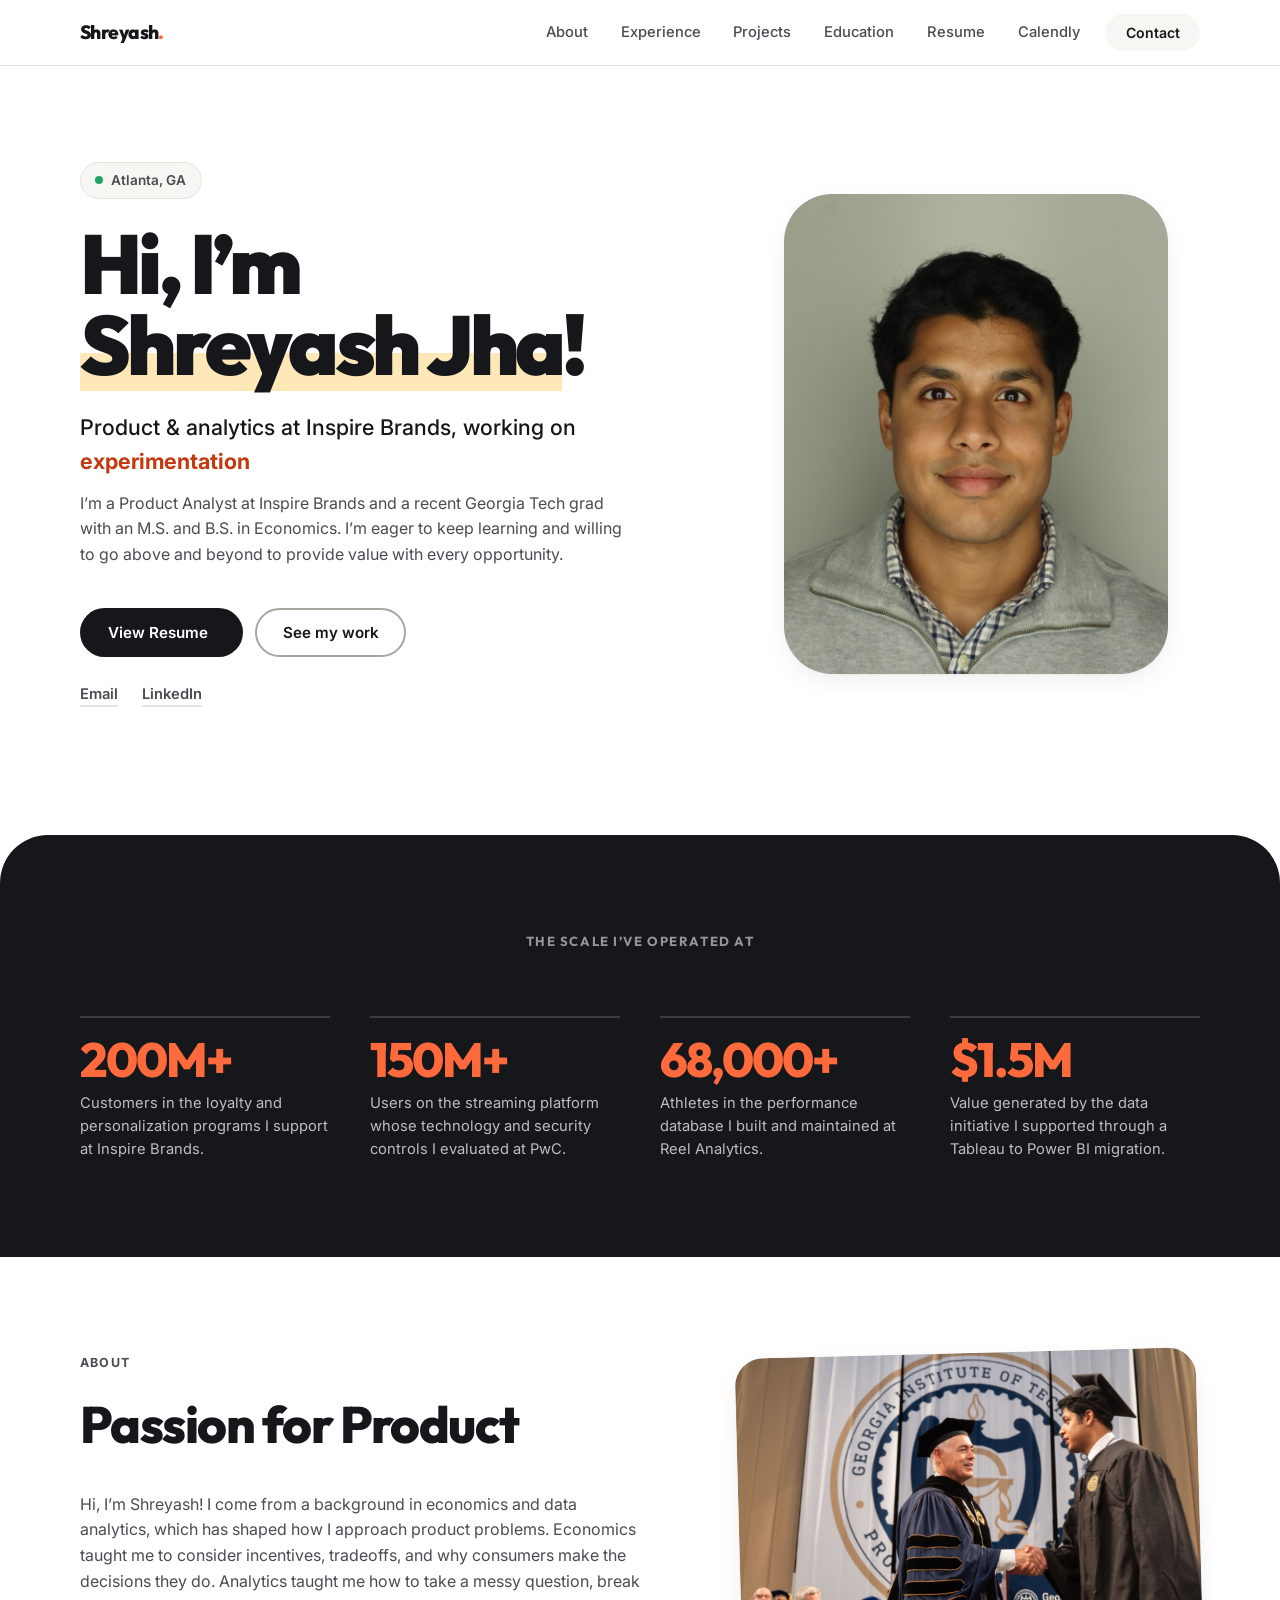
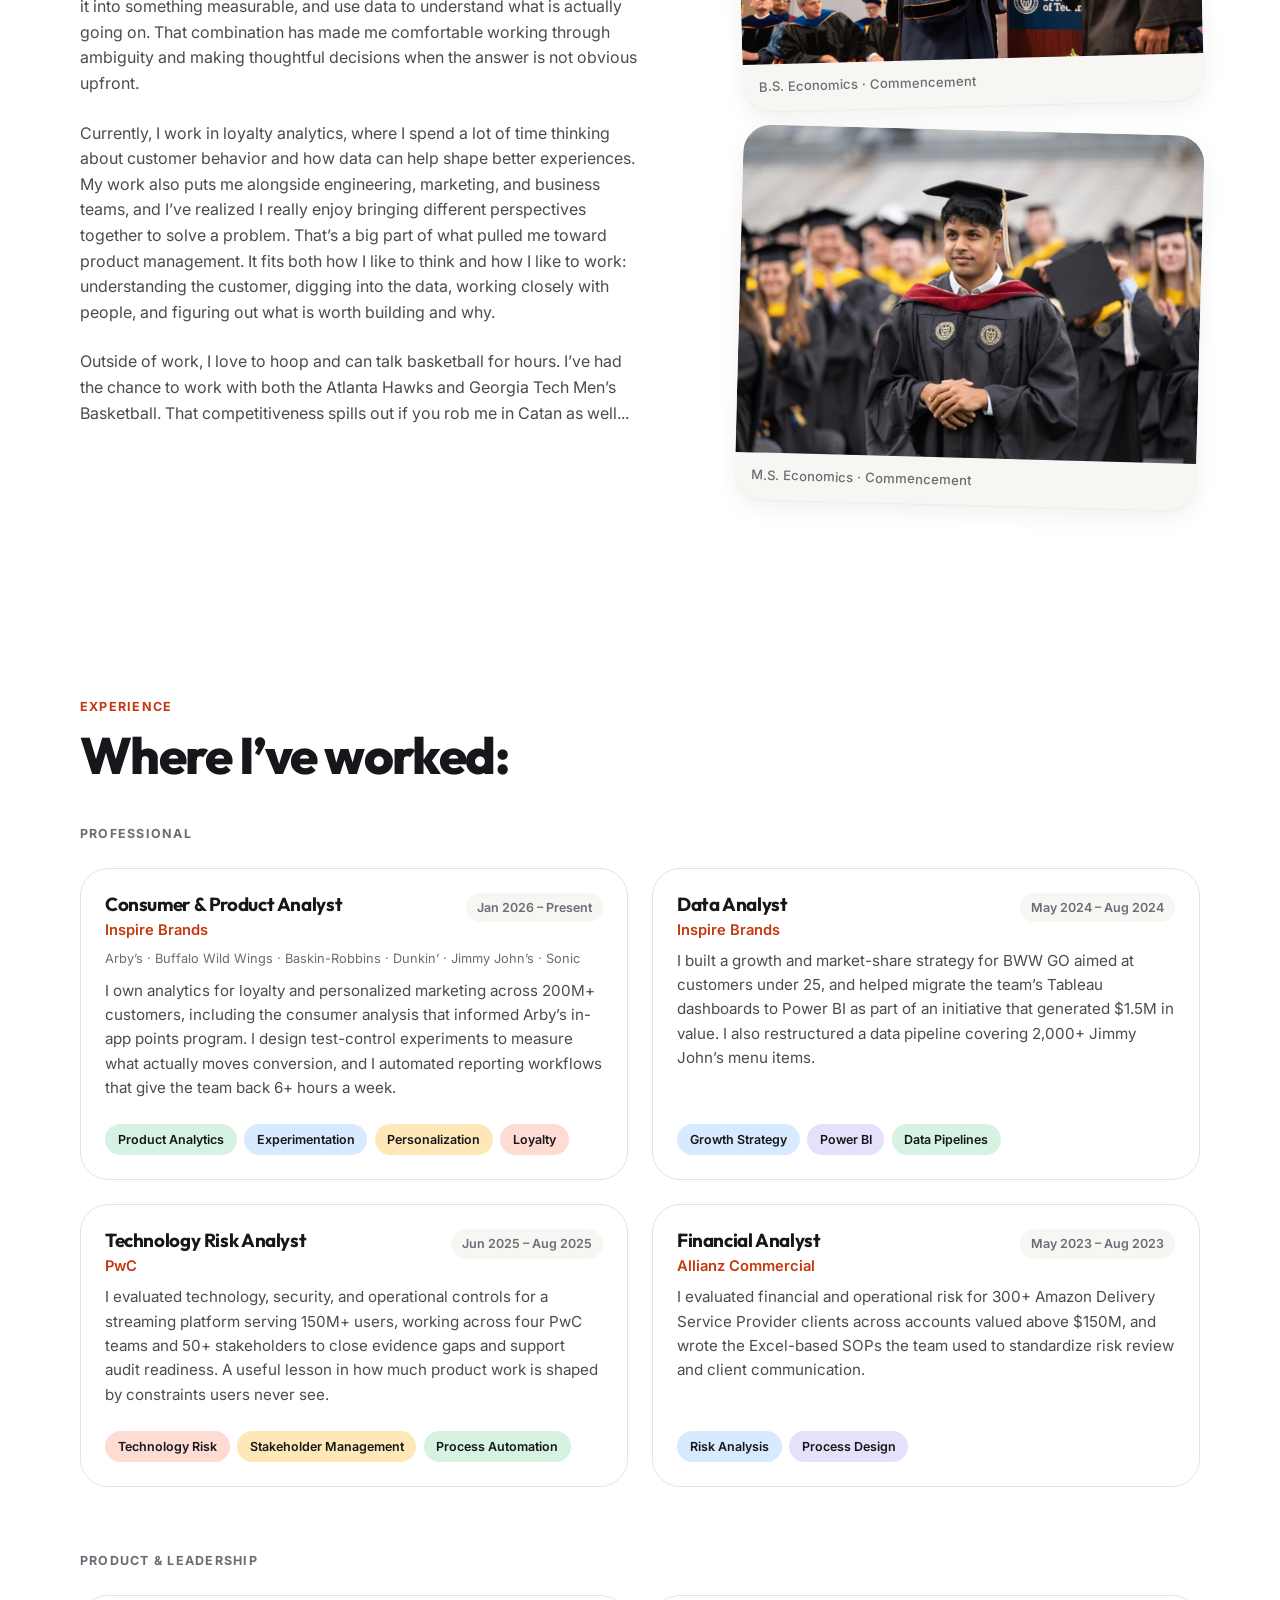
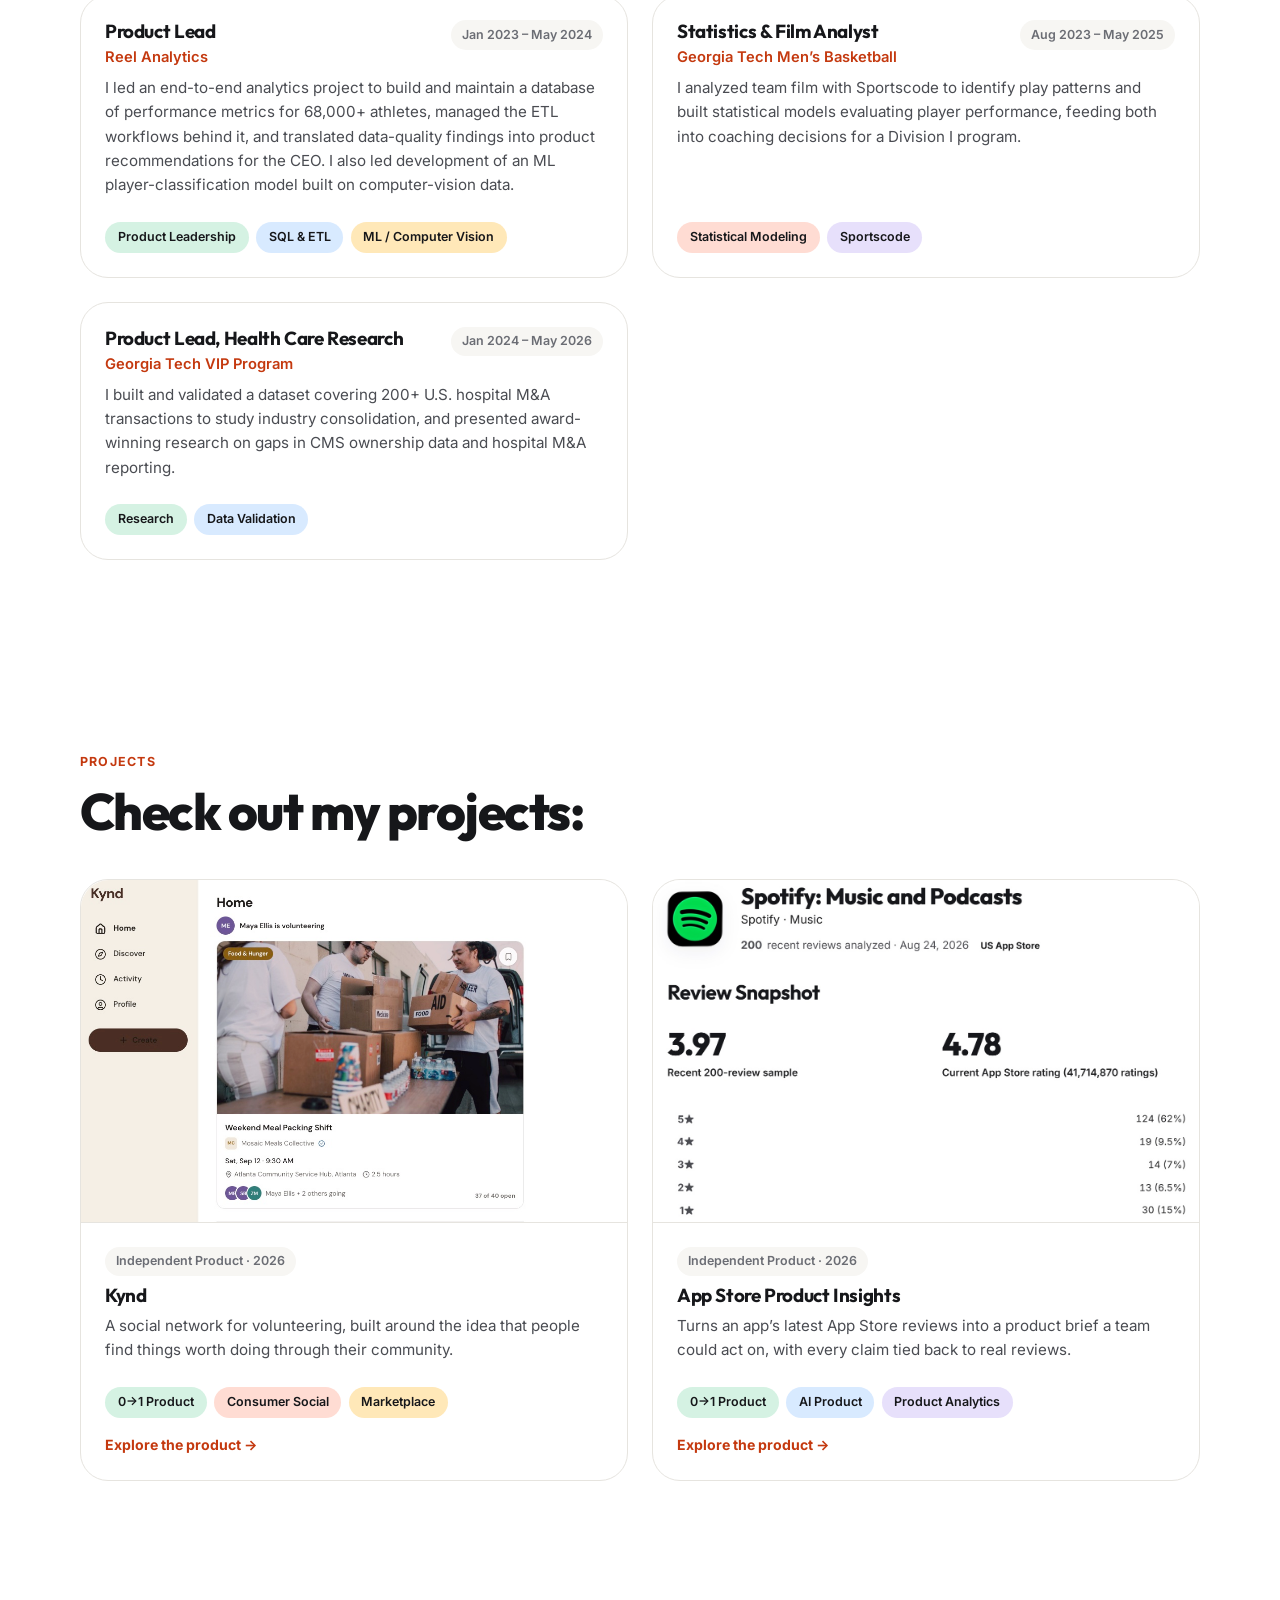
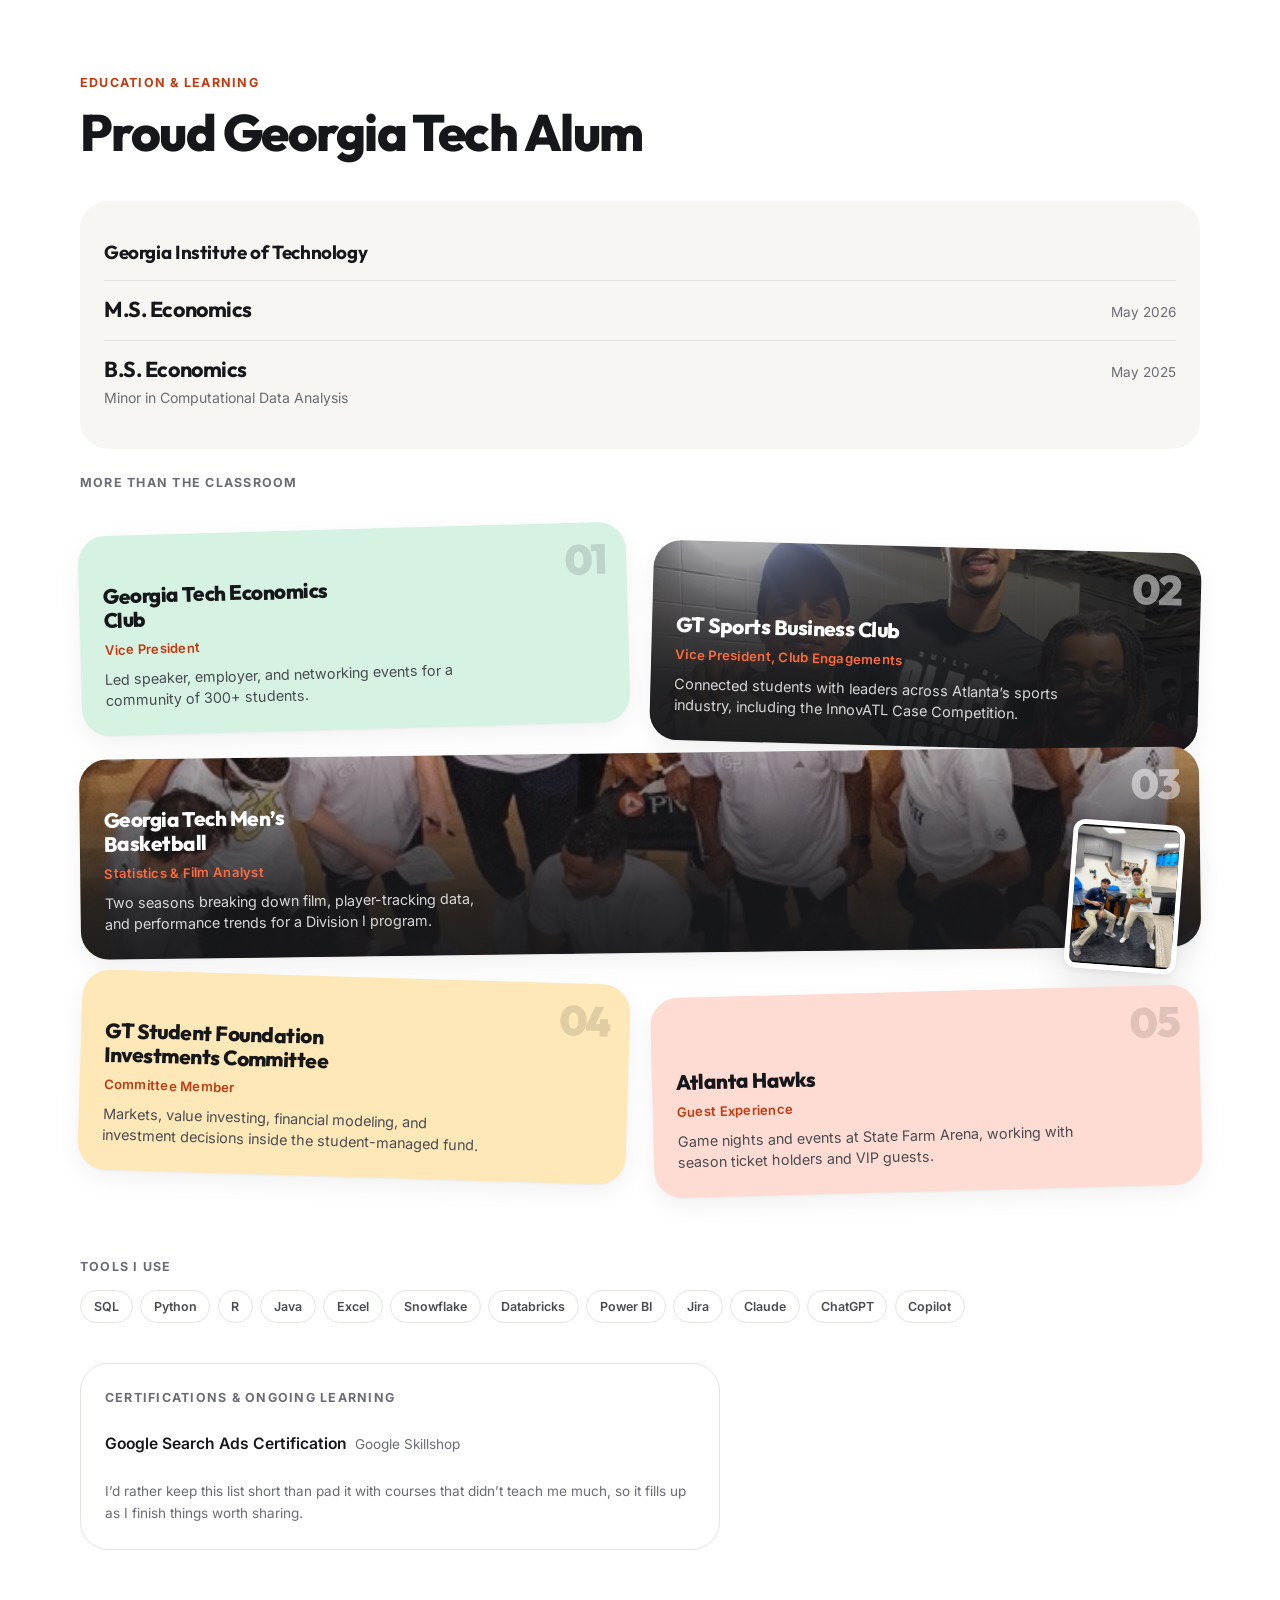
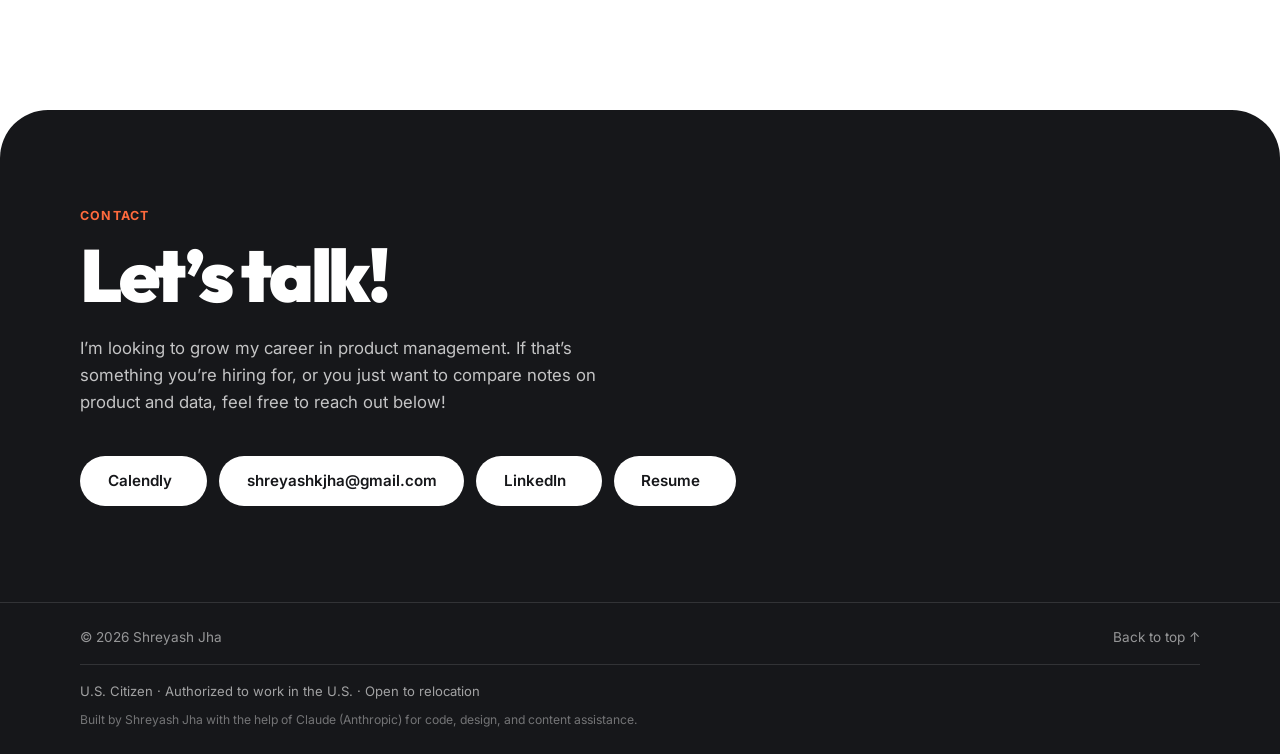
<file: index.html>
<!DOCTYPE html>
<html lang="en">
<head>
<meta charset="UTF-8">
<meta name="viewport" content="width=device-width, initial-scale=1.0">
<title>Shreyash Jha | Product &amp; Analytics</title>
<meta name="description" content="Shreyash Jha is a product and analytics professional at Inspire Brands and a Georgia Tech M.S./B.S. Economics graduate. Experience, resume, and contact.">
<meta name="color-scheme" content="light">
<meta name="theme-color" content="#FFFFFF">

<link rel="canonical" href="https://shreyashjha.com/">
<meta property="og:type" content="website">
<meta property="og:title" content="Shreyash Jha | Product & Analytics">
<meta property="og:description" content="Product and analytics professional at Inspire Brands. Georgia Tech M.S. Economics.">
<meta property="og:url" content="https://shreyashjha.com/">
<meta property="og:image" content="https://shreyashjha.com/assets/img/headshot.jpg">
<meta property="og:locale" content="en_US">
<meta name="twitter:card" content="summary_large_image">
<meta name="twitter:title" content="Shreyash Jha | Product & Analytics">
<meta name="twitter:description" content="Product and analytics professional at Inspire Brands. Georgia Tech M.S. Economics.">
<meta name="twitter:image" content="https://shreyashjha.com/assets/img/headshot.jpg">

<link rel="icon" type="image/svg+xml" href="assets/favicon.svg">
<!-- TODO: add apple-touch-icon.png (180x180) + favicon.ico fallback -->
<!-- TODO: replace og:image with a purpose-built 1200x630 share card -->

<link rel="preconnect" href="https://fonts.googleapis.com">
<link rel="preconnect" href="https://fonts.gstatic.com" crossorigin>
<link href="https://fonts.googleapis.com/css2?family=Outfit:wght@500;600;700;800;900&family=Inter:wght@400;500;600;700&display=swap" rel="stylesheet">

<link rel="stylesheet" href="styles.css">
</head>
<body>

<a class="skip-link" href="#main">Skip to content</a>

<header class="site-header">
  <div class="wrap header-inner">
    <a class="wordmark" href="#top">Shreyash<span class="wordmark-dot">.</span></a>

    <nav class="site-nav" id="site-menu" aria-label="Primary">
      <ul>
        <li><a href="#about">About</a></li>
        <li><a href="#experience">Experience</a></li>
        <li><a href="#projects">Projects</a></li>
        <li><a href="#education">Education</a></li>
        <li>
          <a href="assets/shreyash-jha-resume.pdf" target="_blank" rel="noopener">
            Resume<span class="sr-only"> (PDF, opens in new tab)</span>
          </a>
        </li>
        <li>
          <a href="https://calendly.com/shreyashkjha/" target="_blank" rel="noopener">
            Calendly<span class="sr-only"> (opens in new tab)</span>
          </a>
        </li>
        <li class="nav-cta-item">
          <a class="btn btn-dark btn-sm" href="#contact">Contact</a>
        </li>
      </ul>
    </nav>

    <button class="nav-toggle" type="button" aria-expanded="false" aria-controls="site-menu">
      <span class="sr-only">Menu</span>
      <span class="nav-toggle-icon" aria-hidden="true"></span>
    </button>
  </div>
</header>

<main id="main">

  <section id="top" class="hero">
    <div class="wrap hero-grid">

      <div class="hero-copy">
        <p class="eyebrow"><span class="pulse" aria-hidden="true"></span> Atlanta, GA</p>

        <h1 class="hero-title">
          Hi, I&rsquo;m <span class="hl">Shreyash Jha</span>!
        </h1>

        <p class="hero-sub">
          Product &amp; analytics at Inspire Brands, working on
          <span class="rotator" id="rotator" aria-hidden="true"><span class="rotator-word">loyalty</span></span><span class="sr-only">loyalty, personalization, experimentation, growth, and AI</span>
        </p>

        <p class="hero-desc">
          I&rsquo;m a Product Analyst at Inspire Brands and a recent Georgia Tech grad with an
          M.S. and B.S. in Economics. I&rsquo;m eager to keep learning and willing to go above and
          beyond to provide value with every opportunity.
        </p>

        <div class="hero-actions">
          <a class="btn btn-dark" href="assets/shreyash-jha-resume.pdf" target="_blank" rel="noopener">
            View Resume<span class="sr-only"> (PDF, opens in new tab)</span>
          </a>
          <a class="btn btn-outline" href="#experience">See my work</a>
        </div>

        <ul class="hero-links">
          <li><a href="mailto:shreyashkjha@gmail.com">Email</a></li>
          <li><a href="https://linkedin.com/in/shreyashjha" target="_blank" rel="noopener">LinkedIn<span class="sr-only"> (opens in new tab)</span></a></li>
        </ul>
      </div>

      <div class="hero-media">
        <div class="photo-frame">
          <img src="assets/img/headshot.jpg" alt="Shreyash Jha" width="800" height="1200" fetchpriority="high" decoding="async">
        </div>
      </div>

    </div>
  </section>

  <section class="stats-band" aria-labelledby="stats-heading">
    <div class="wrap">
      <h2 id="stats-heading" class="band-title">The scale I&rsquo;ve operated at</h2>
      <ul class="stats-grid">
        <li class="stat">
          <p class="stat-num">200M+</p>
          <p class="stat-label">Customers in the loyalty and personalization programs I support at Inspire Brands.</p>
        </li>
        <li class="stat">
          <p class="stat-num">150M+</p>
          <p class="stat-label">Users on the streaming platform whose technology and security controls I evaluated at PwC.</p>
        </li>
        <li class="stat">
          <p class="stat-num">68,000+</p>
          <p class="stat-label">Athletes in the performance database I built and maintained at Reel Analytics.</p>
        </li>
        <li class="stat">
          <p class="stat-num">$1.5M</p>
          <p class="stat-label">Value generated by the data initiative I supported through a Tableau to Power BI migration.</p>
        </li>
      </ul>
    </div>
  </section>

  <section id="about" class="section reveal">
    <div class="wrap about-grid">
      <div class="about-copy">
        <p class="kicker">About</p>
        <h2 class="section-title">Passion for Product</h2>
        <p>
          Hi, I&rsquo;m Shreyash! I come from a background in economics and data analytics, which
          has shaped how I approach product problems. Economics taught me to consider incentives,
          tradeoffs, and why consumers make the decisions they do. Analytics taught me how to take
          a messy question, break it into something measurable, and use data to understand what is
          actually going on. That combination has made me comfortable working through ambiguity and
          making thoughtful decisions when the answer is not obvious upfront.
        </p>
        <p>
          Currently, I work in loyalty analytics, where I spend a lot of time thinking about
          customer behavior and how data can help shape better experiences. My work also puts me
          alongside engineering, marketing, and business teams, and I&rsquo;ve realized I really
          enjoy bringing different perspectives together to solve a problem. That&rsquo;s a big part
          of what pulled me toward product management. It fits both how I like to think and how I
          like to work: understanding the customer, digging into the data, working closely with
          people, and figuring out what is worth building and why.
        </p>
        <p>
          Outside of work, I love to hoop and can talk basketball for hours. I&rsquo;ve had the
          chance to work with both the Atlanta Hawks and Georgia Tech Men&rsquo;s Basketball. That
          competitiveness spills out if you rob me in Catan as well...
        </p>
      </div>

      <div class="about-media">
        <figure class="photo-card photo-card-tilt-a">
          <img src="assets/img/grad-bachelors.jpg" alt="Shreyash Jha shaking hands with the Georgia Tech president at his bachelor's commencement" width="1200" height="798" loading="lazy" decoding="async">
          <figcaption>B.S. Economics &middot; Commencement</figcaption>
        </figure>
        <figure class="photo-card photo-card-tilt-b">
          <img src="assets/img/grad-masters.jpg" alt="Shreyash Jha at Georgia Tech commencement" width="1200" height="855" loading="lazy" decoding="async">
          <figcaption>M.S. Economics &middot; Commencement</figcaption>
        </figure>
      </div>
    </div>
  </section>

  <section id="experience" class="section reveal">
    <div class="wrap">
      <p class="kicker">Experience</p>
      <h2 class="section-title">Where I&rsquo;ve worked:</h2>

      <h3 class="group-title">Professional</h3>
      <ol class="cards">

        <li class="card">
          <div class="card-head">
            <div>
              <p class="card-role">Consumer &amp; Product Analyst</p>
              <p class="card-org">Inspire Brands</p>
            </div>
            <p class="card-date">Jan 2026 &ndash; Present</p>
          </div>
          <p class="card-note">Arby&rsquo;s · Buffalo Wild Wings · Baskin-Robbins · Dunkin&rsquo; · Jimmy John&rsquo;s · Sonic</p>
          <p class="card-desc">
            I own analytics for loyalty and personalized marketing across 200M+ customers,
            including the consumer analysis that informed Arby&rsquo;s in-app points program. I
            design test-control experiments to measure what actually moves conversion, and I
            automated reporting workflows that give the team back 6+ hours a week.
          </p>
          <ul class="chips">
            <li class="chip chip-mint">Product Analytics</li>
            <li class="chip chip-sky">Experimentation</li>
            <li class="chip chip-butter">Personalization</li>
            <li class="chip chip-blush">Loyalty</li>
          </ul>
        </li>

        <li class="card">
          <div class="card-head">
            <div>
              <p class="card-role">Data Analyst</p>
              <p class="card-org">Inspire Brands</p>
            </div>
            <p class="card-date">May 2024 &ndash; Aug 2024</p>
          </div>
          <p class="card-desc">
            I built a growth and market-share strategy for BWW GO aimed at customers under 25,
            and helped migrate the team&rsquo;s Tableau dashboards to Power BI as part of an
            initiative that generated $1.5M in value. I also restructured a data pipeline
            covering 2,000+ Jimmy John&rsquo;s menu items.
          </p>
          <ul class="chips">
            <li class="chip chip-sky">Growth Strategy</li>
            <li class="chip chip-lilac">Power BI</li>
            <li class="chip chip-mint">Data Pipelines</li>
          </ul>
        </li>

        <li class="card">
          <div class="card-head">
            <div>
              <p class="card-role">Technology Risk Analyst</p>
              <p class="card-org">PwC</p>
            </div>
            <p class="card-date">Jun 2025 &ndash; Aug 2025</p>
          </div>
          <p class="card-desc">
            I evaluated technology, security, and operational controls for a streaming platform
            serving 150M+ users, working across four PwC teams and 50+ stakeholders to close
            evidence gaps and support audit readiness. A useful lesson in how much product work
            is shaped by constraints users never see.
          </p>
          <ul class="chips">
            <li class="chip chip-blush">Technology Risk</li>
            <li class="chip chip-butter">Stakeholder Management</li>
            <li class="chip chip-mint">Process Automation</li>
          </ul>
        </li>

        <li class="card">
          <div class="card-head">
            <div>
              <p class="card-role">Financial Analyst</p>
              <p class="card-org">Allianz Commercial</p>
            </div>
            <p class="card-date">May 2023 &ndash; Aug 2023</p>
          </div>
          <p class="card-desc">
            I evaluated financial and operational risk for 300+ Amazon Delivery Service Provider
            clients across accounts valued above $150M, and wrote the Excel-based SOPs the team
            used to standardize risk review and client communication.
          </p>
          <ul class="chips">
            <li class="chip chip-sky">Risk Analysis</li>
            <li class="chip chip-lilac">Process Design</li>
          </ul>
        </li>

      </ol>

      <h3 class="group-title">Product &amp; Leadership</h3>
      <ol class="cards">

        <li class="card">
          <div class="card-head">
            <div>
              <p class="card-role">Product Lead</p>
              <p class="card-org">Reel Analytics</p>
            </div>
            <p class="card-date">Jan 2023 &ndash; May 2024</p>
          </div>
          <p class="card-desc">
            I led an end-to-end analytics project to build and maintain a database of performance
            metrics for 68,000+ athletes, managed the ETL workflows behind it, and translated
            data-quality findings into product recommendations for the CEO. I also led development
            of an ML player-classification model built on computer-vision data.
          </p>
          <ul class="chips">
            <li class="chip chip-mint">Product Leadership</li>
            <li class="chip chip-sky">SQL &amp; ETL</li>
            <li class="chip chip-butter">ML / Computer Vision</li>
          </ul>
        </li>

        <li class="card">
          <div class="card-head">
            <div>
              <p class="card-role">Statistics &amp; Film Analyst</p>
              <p class="card-org">Georgia Tech Men&rsquo;s Basketball</p>
            </div>
            <p class="card-date">Aug 2023 &ndash; May 2025</p>
          </div>
          <p class="card-desc">
            I analyzed team film with Sportscode to identify play patterns and built statistical
            models evaluating player performance, feeding both into coaching decisions for a
            Division I program.
          </p>
          <ul class="chips">
            <li class="chip chip-blush">Statistical Modeling</li>
            <li class="chip chip-lilac">Sportscode</li>
          </ul>
        </li>

        <li class="card">
          <div class="card-head">
            <div>
              <p class="card-role">Product Lead, Health Care Research</p>
              <p class="card-org">Georgia Tech VIP Program</p>
            </div>
            <p class="card-date">Jan 2024 &ndash; May 2026</p>
          </div>
          <p class="card-desc">
            I built and validated a dataset covering 200+ U.S. hospital M&amp;A transactions to
            study industry consolidation, and presented award-winning research on gaps in CMS
            ownership data and hospital M&amp;A reporting.
          </p>
          <ul class="chips">
            <li class="chip chip-mint">Research</li>
            <li class="chip chip-sky">Data Validation</li>
          </ul>
        </li>

      </ol>
    </div>
  </section>

  <section id="projects" class="section reveal">
    <div class="wrap">
      <p class="kicker">Projects</p>
      <h2 class="section-title">Check out my projects:</h2>

      <ol class="cards projects-grid">

        <li>
          <a class="card project-card" href="projects/kynd/index.html">
            <figure class="project-thumb">
              <img src="assets/img/kynd/kynd-card.jpg"
                   alt="The Kynd app, showing a community feed where Maya Ellis is volunteering at a weekend meal packing shift in Atlanta"
                   width="1080" height="675" loading="lazy" decoding="async">
            </figure>
            <p class="card-date project-date">Independent Product &middot; 2026</p>
            <div class="card-head">
              <p class="card-role">Kynd</p>
            </div>
            <p class="card-desc">
              A social network for volunteering, built around the idea that people find things
              worth doing through their community.
            </p>
            <ul class="chips">
              <li class="chip chip-mint">0&rarr;1 Product</li>
              <li class="chip chip-blush">Consumer Social</li>
              <li class="chip chip-butter">Marketplace</li>
            </ul>
            <p class="card-cta">Explore the product <span aria-hidden="true">&rarr;</span></p>
          </a>
        </li>

        <li>
          <a class="card project-card" href="projects/app-store-insights/index.html">
            <figure class="project-thumb">
              <img src="assets/img/projects/app-store-card.jpg"
                   alt="An App Store Product Insights report for Spotify, showing the review snapshot with a 3.97 recent-sample rating beside the 4.78 App Store rating and the star distribution"
                   width="1352" height="845" loading="lazy" decoding="async">
            </figure>
            <p class="card-date project-date">Independent Product &middot; 2026</p>
            <div class="card-head">
              <p class="card-role">App Store Product Insights</p>
            </div>
            <p class="card-desc">
              Turns an app&rsquo;s latest App Store reviews into a product brief a team could act
              on, with every claim tied back to real reviews.
            </p>
            <ul class="chips">
              <li class="chip chip-mint">0&rarr;1 Product</li>
              <li class="chip chip-sky">AI Product</li>
              <li class="chip chip-lilac">Product Analytics</li>
            </ul>
            <p class="card-cta">Explore the product <span aria-hidden="true">&rarr;</span></p>
          </a>
        </li>

      </ol>
    </div>
  </section>

  <section id="education" class="section reveal">
    <div class="wrap">
      <p class="kicker">Education &amp; Learning</p>
      <h2 class="section-title">Proud Georgia Tech Alum</h2>

      <div class="edu-card">
        <p class="card-role edu-school">Georgia Institute of Technology</p>
        <ul class="edu-degrees">
          <li>
            <span class="edu-degree">M.S. Economics</span>
            <span class="edu-year">May 2026</span>
          </li>
          <li>
            <span class="edu-degree">B.S. Economics</span>
            <span class="edu-minor">Minor in Computational Data Analysis</span>
            <span class="edu-year">May 2025</span>
          </li>
        </ul>
      </div>

      <div class="beyond">
        <p class="beyond-label">More than the classroom</p>
        <ul class="beyond-grid">

          <li class="beyond-tile beyond-mint">
            <span class="beyond-index" aria-hidden="true">01</span>
            <div class="beyond-content">
              <p class="beyond-org">Georgia Tech Economics Club</p>
              <p class="beyond-role">Vice President</p>
              <p class="beyond-desc">Led speaker, employer, and networking events for a community of 300+ students.</p>
            </div>
          </li>

          <li class="beyond-tile beyond-photo">
            <img class="beyond-bg" src="assets/img/gt-sportsbiz.jpg" alt="Shreyash Jha with NBA player John Collins at a GT Sports Business Club event" width="505" height="700" loading="lazy" decoding="async">
            <span class="beyond-index" aria-hidden="true">02</span>
            <div class="beyond-content">
              <p class="beyond-org">GT Sports Business Club</p>
              <p class="beyond-role">Vice President, Club Engagements</p>
              <p class="beyond-desc">Connected students with leaders across Atlanta&rsquo;s sports industry, including the InnovATL Case Competition.</p>
            </div>
          </li>

          <li class="beyond-tile beyond-photo beyond-wide">
            <img class="beyond-bg" src="assets/img/gt-basketball.jpg" alt="Georgia Tech men's basketball team huddle during a game" width="616" height="700" loading="lazy" decoding="async">
            <img class="beyond-polaroid" src="assets/img/gt-managers.jpg" alt="Shreyash Jha with fellow Georgia Tech basketball managers" width="505" height="700" loading="lazy" decoding="async">
            <span class="beyond-index" aria-hidden="true">03</span>
            <div class="beyond-content">
              <p class="beyond-org">Georgia Tech Men&rsquo;s Basketball</p>
              <p class="beyond-role">Statistics &amp; Film Analyst</p>
              <p class="beyond-desc">Two seasons breaking down film, player-tracking data, and performance trends for a Division I program.</p>
            </div>
          </li>

          <li class="beyond-tile beyond-butter">
            <span class="beyond-index" aria-hidden="true">04</span>
            <div class="beyond-content">
              <p class="beyond-org">GT Student Foundation Investments Committee</p>
              <p class="beyond-role">Committee Member</p>
              <p class="beyond-desc">Markets, value investing, financial modeling, and investment decisions inside the student-managed fund.</p>
            </div>
          </li>

          <li class="beyond-tile beyond-blush">
            <span class="beyond-index" aria-hidden="true">05</span>
            <div class="beyond-content">
              <p class="beyond-org">Atlanta Hawks</p>
              <p class="beyond-role">Guest Experience</p>
              <p class="beyond-desc">Game nights and events at State Farm Arena, working with season ticket holders and VIP guests.</p>
            </div>
          </li>

        </ul>
      </div>

      <div class="toolbelt">
        <p class="toolbelt-label">Tools I use</p>
        <ul class="chips">
          <li class="chip chip-plain">SQL</li>
          <li class="chip chip-plain">Python</li>
          <li class="chip chip-plain">R</li>
          <li class="chip chip-plain">Java</li>
          <li class="chip chip-plain">Excel</li>
          <li class="chip chip-plain">Snowflake</li>
          <li class="chip chip-plain">Databricks</li>
          <li class="chip chip-plain">Power BI</li>
          <li class="chip chip-plain">Jira</li>
          <li class="chip chip-plain">Claude</li>
          <li class="chip chip-plain">ChatGPT</li>
          <li class="chip chip-plain">Copilot</li>
        </ul>
      </div>

      <div class="learning-note">
        <p class="learning-note-label">Certifications &amp; ongoing learning</p>
        <ul class="cert-list">
          <li class="cert-item">
            <span class="cert-name">Google Search Ads Certification</span>
            <span class="cert-issuer">Google Skillshop</span>
          </li>
        </ul>
        <p class="cert-footnote">
          I&rsquo;d rather keep this list short than pad it with courses that didn&rsquo;t teach me much,
          so it fills up as I finish things worth sharing.
        </p>
      </div>
    </div>
  </section>

  <section id="contact" class="contact-band">
    <div class="wrap contact-inner">
      <p class="kicker kicker-light">Contact</p>
      <h2 class="contact-title">Let&rsquo;s talk!</h2>
      <p class="contact-lead">
        I&rsquo;m looking to grow my career in product management. If that&rsquo;s something you&rsquo;re
        hiring for, or you just want to compare notes on product and data, feel free to reach
        out below!
      </p>
      <div class="contact-actions">
        <a class="btn btn-light" href="https://calendly.com/shreyashkjha/" target="_blank" rel="noopener">
          Calendly<span class="sr-only"> (opens in new tab)</span>
        </a>
        <a class="btn btn-light" href="mailto:shreyashkjha@gmail.com">shreyashkjha@gmail.com</a>
        <a class="btn btn-light" href="https://linkedin.com/in/shreyashjha" target="_blank" rel="noopener">
          LinkedIn<span class="sr-only"> (opens in new tab)</span>
        </a>
        <a class="btn btn-light" href="assets/shreyash-jha-resume.pdf" target="_blank" rel="noopener">
          Resume<span class="sr-only"> (PDF, opens in new tab)</span>
        </a>
      </div>
    </div>
  </section>

</main>

<footer class="site-footer">
  <div class="wrap">
    <div class="footer-inner">
      <p>© <span id="year">2026</span> Shreyash Jha</p>
      <a href="#top">Back to top ↑</a>
    </div>
    <p class="footer-status">U.S. Citizen &middot; Authorized to work in the U.S. &middot; Open to relocation</p>
    <p class="footer-disclosure">
      Built by Shreyash Jha with the help of Claude (Anthropic) for code, design, and content
      assistance.
    </p>
  </div>
</footer>

<script src="script.js"></script>
</body>
</html>
</file>
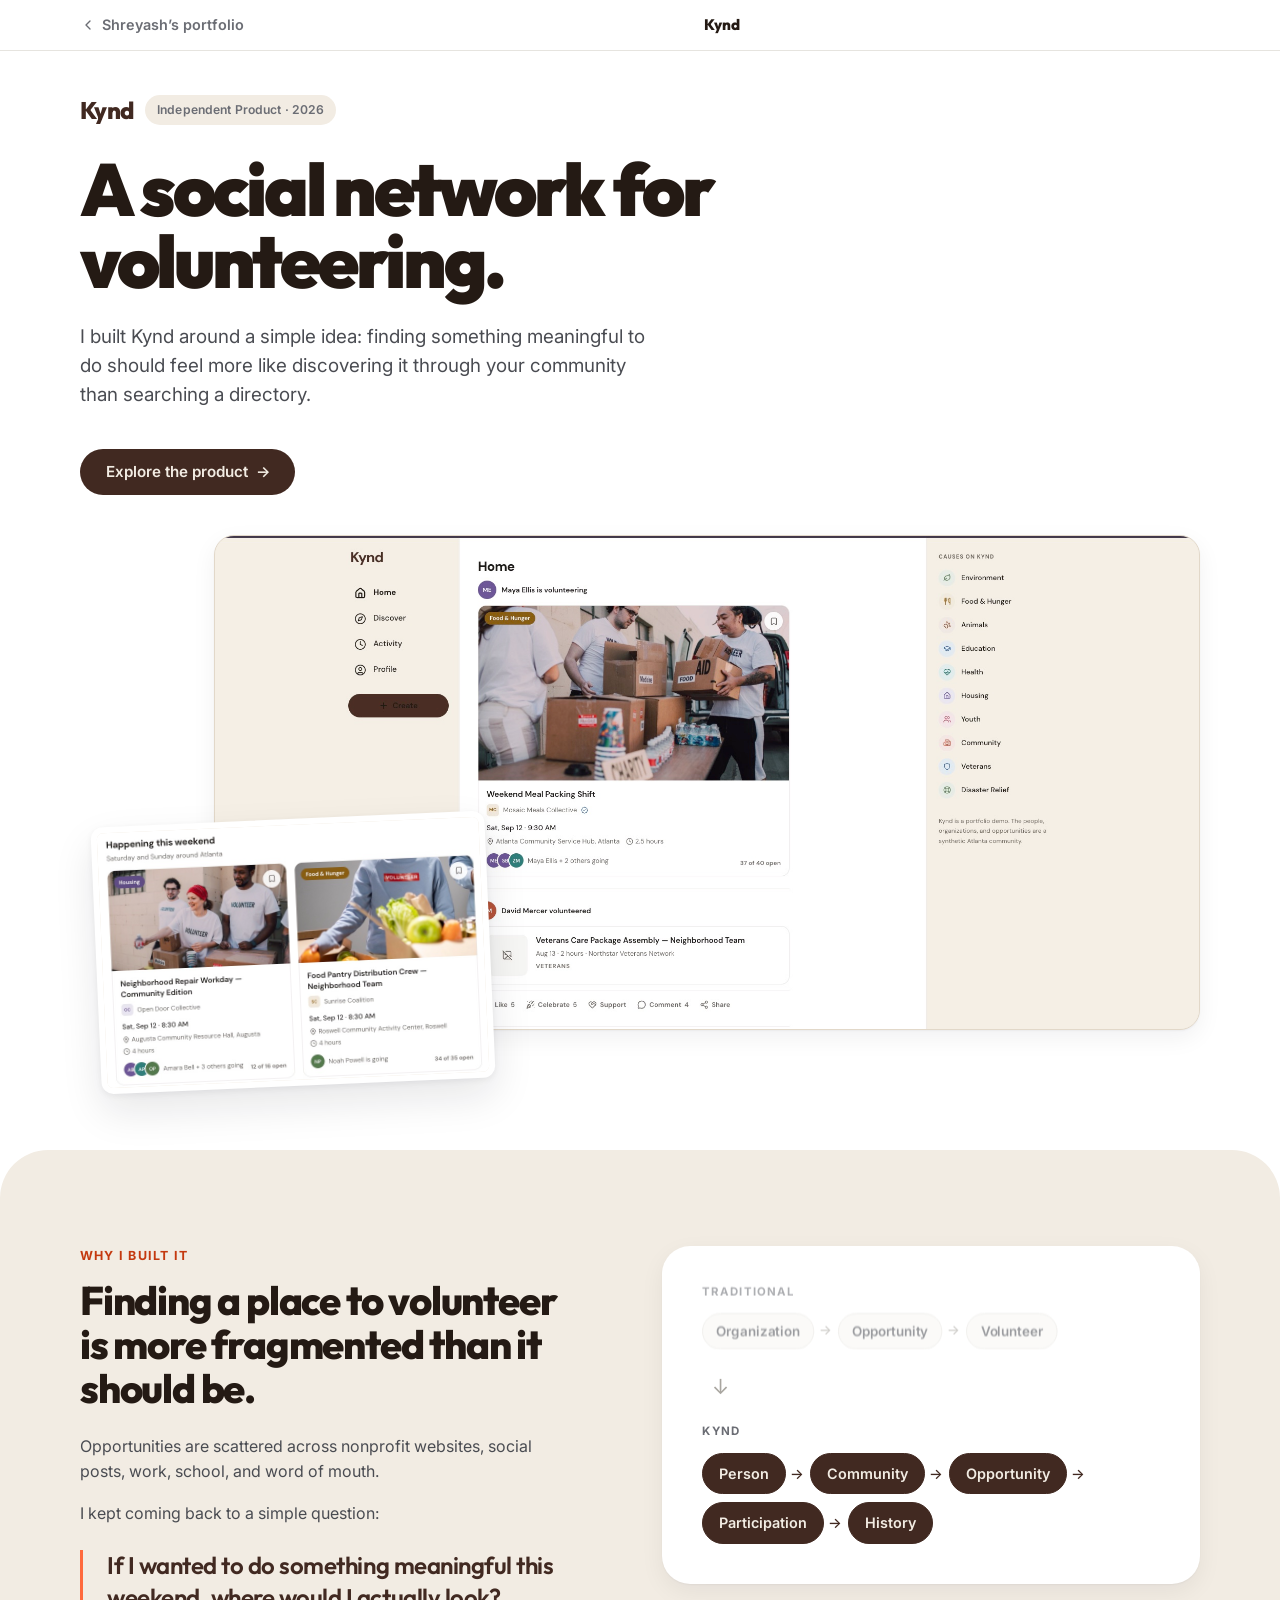
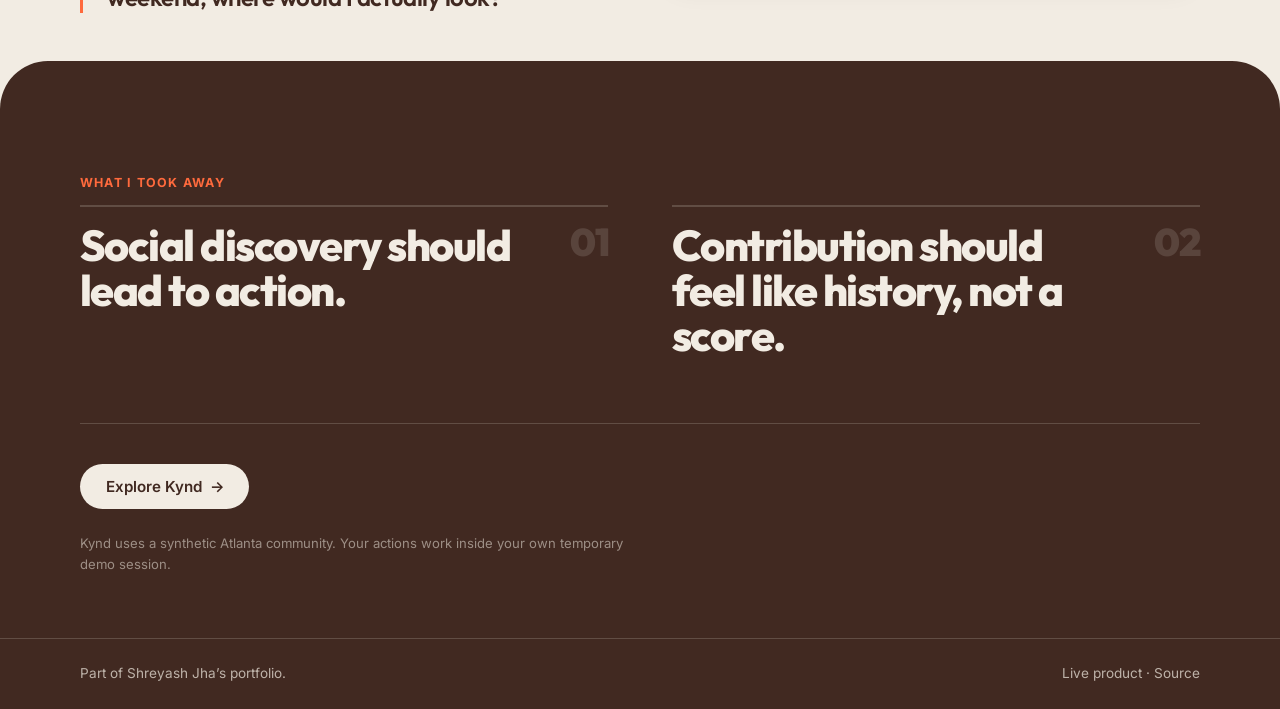
<file: projects/kynd/index.html>
<!DOCTYPE html>
<html lang="en">
<head>
<meta charset="UTF-8">
<meta name="viewport" content="width=device-width, initial-scale=1.0">
<title>Kynd | Shreyash Jha</title>
<meta name="description" content="Kynd is a social network for volunteering, built by Shreyash Jha around the idea that people find things worth doing through their community.">

<meta property="og:type" content="website">
<meta property="og:title" content="Kynd | Shreyash Jha">
<meta property="og:description" content="A social network for volunteering. Finding something meaningful to do should feel more like discovering it through your community than searching a directory.">
<meta property="og:url" content="https://shreyashjha.com/projects/kynd/">
<meta property="og:image" content="https://shreyashjha.com/assets/img/kynd/kynd-card.jpg">

<link rel="icon" type="image/svg+xml" href="../../assets/favicon.svg">

<link rel="preconnect" href="https://fonts.googleapis.com">
<link rel="preconnect" href="https://fonts.gstatic.com" crossorigin>
<link href="https://fonts.googleapis.com/css2?family=Outfit:wght@500;600;700;800;900&family=Inter:wght@400;500;600;700&display=swap" rel="stylesheet">

<link rel="stylesheet" href="../../styles.css">
<link rel="stylesheet" href="kynd.css">
</head>
<body class="kynd-body">

<a class="skip-link" href="#main">Skip to content</a>

<header class="kynd-header">
  <div class="k-wrap kynd-header-inner">
    <a class="kynd-back" href="../../index.html#projects">
      <svg class="icon" viewBox="0 0 24 24" aria-hidden="true"><polyline points="15 6 9 12 15 18"/></svg>
      <span class="label-full">Shreyash&rsquo;s portfolio</span>
      <span class="label-short">Portfolio</span>
    </a>
    <span class="kynd-header-title">Kynd</span>
    <span aria-hidden="true"></span>
  </div>
</header>

<main id="main">

  <!-- ── 1. Hero ─────────────────────────────────────────────── -->
  <section class="k-hero">
    <div class="k-wrap">

      <div class="k-hero-copy k-reveal">
        <p class="k-eyebrow">
          <span class="k-wordmark">Kynd</span>
          <span class="k-pill">Independent Product &middot; 2026</span>
        </p>

        <h1 class="k-title">A social network for volunteering.</h1>

        <p class="k-lede">
          I built Kynd around a simple idea: finding something meaningful to do should feel
          more like discovering it through your community than searching a directory.
        </p>

        <a class="k-btn k-btn-dark" href="https://kynd.shreyashjha.com" target="_blank" rel="noopener">
          Explore the product <span class="k-arrow" aria-hidden="true">&rarr;</span>
          <span class="sr-only">(opens in new tab)</span>
        </a>
      </div>

      <div class="k-stage k-reveal k-reveal-2">
        <figure class="k-shot k-shot-main">
          <picture>
            <!-- Phones get the feed card on its own. The full three-column
                 shell is unreadable at 350px, and an illegible screenshot
                 proves less than a legible crop of the same screen. -->
            <source media="(min-width: 700px)" srcset="../../assets/img/kynd/kynd-home.jpg" width="1920" height="962">
            <img src="../../assets/img/kynd/kynd-home-mobile.jpg"
                 alt="The Kynd Home screen. The feed shows Maya Ellis is volunteering above a Weekend Meal Packing Shift hosted by Mosaic Meals Collective, with the date, location, two and a half hours, Maya Ellis plus 2 others going, and 37 of 40 spots open."
                 width="660" height="610" fetchpriority="high" decoding="async">
          </picture>
        </figure>

        <figure class="k-shot k-shot-inset">
          <img src="../../assets/img/kynd/kynd-discover.jpg"
               alt="Kynd Discover, showing opportunities happening this weekend around Atlanta with photos, hosts, times, distances and how many spots are open."
               width="780" height="520" loading="lazy" decoding="async">
        </figure>
      </div>

    </div>
  </section>

  <!-- ── 2. Why I built it + person-first thesis ─────────────── -->
  <section class="k-why">
    <div class="k-wrap k-why-grid">

      <div class="k-why-copy k-reveal">
        <p class="k-kicker">Why I built it</p>

        <h2 class="k-h2">Finding a place to volunteer is more fragmented than it should be.</h2>

        <p class="k-body">
          Opportunities are scattered across nonprofit websites, social posts, work, school,
          and word of mouth.
        </p>

        <p class="k-body">I kept coming back to a simple question:</p>

        <blockquote class="k-quote">
          If I wanted to do something meaningful this weekend, where would I actually look?
        </blockquote>
      </div>

      <div class="k-thesis k-reveal">
        <div class="k-model k-model-old">
          <p class="k-model-label">Traditional</p>
          <ol class="k-chain">
            <li>Organization</li>
            <li>Opportunity</li>
            <li>Volunteer</li>
          </ol>
        </div>

        <p class="k-model-turn" aria-hidden="true">&darr;</p>

        <div class="k-model k-model-new">
          <p class="k-model-label">Kynd</p>
          <ol class="k-chain k-chain-strong">
            <li style="--i:0">Person</li>
            <li style="--i:1">Community</li>
            <li style="--i:2">Opportunity</li>
            <li style="--i:3">Participation</li>
            <li style="--i:4">History</li>
          </ol>
        </div>
      </div>

    </div>
  </section>

  <!-- ── 3. Takeaways + try it ──────────────────────────────── -->
  <section class="k-close">
    <div class="k-wrap">

      <p class="k-kicker k-kicker-light k-reveal">What I took away</p>

      <div class="k-takeaways">
        <div class="k-takeaway k-reveal">
          <span class="k-takeaway-index" aria-hidden="true">01</span>
          <h2 class="k-statement">Social discovery should lead to action.</h2>
        </div>

        <div class="k-takeaway k-reveal k-reveal-2">
          <span class="k-takeaway-index" aria-hidden="true">02</span>
          <h2 class="k-statement">Contribution should feel like history, not a score.</h2>
        </div>
      </div>

      <div class="k-try k-reveal">
        <a class="k-btn k-btn-light" href="https://kynd.shreyashjha.com" target="_blank" rel="noopener">
          Explore Kynd <span class="k-arrow" aria-hidden="true">&rarr;</span>
          <span class="sr-only">(opens in new tab)</span>
        </a>

        <p class="k-disclosure">
          Kynd uses a synthetic Atlanta community. Your actions work inside your own
          temporary demo session.
        </p>
      </div>

    </div>
  </section>

</main>

<footer class="kynd-footer">
  <div class="k-wrap kynd-footer-inner">
    <p>Part of <a href="../../index.html">Shreyash Jha&rsquo;s portfolio</a>.</p>
    <p>
      <a href="https://kynd.shreyashjha.com" target="_blank" rel="noopener">Live product</a>
      <span aria-hidden="true">&middot;</span>
      <a href="https://github.com/sjha27/kynd" target="_blank" rel="noopener">Source</a>
    </p>
  </div>
</footer>

<script src="kynd.js"></script>
</body>
</html>
</file>
<file: styles.css>
/* ===============================================================
   Shreyash Jha — personal site
   Design language: white canvas, chunky display type, pill
   controls, big rounded dark bands, pastel category chips.
   =============================================================== */

:root {
  /* Surfaces */
  --paper: #FFFFFF;
  --paper-soft: #F7F6F3;
  --ink: #16171A;
  --ink-soft: #4A4C52;
  --ink-faint: #6B6D74;
  --line: #E6E4DF;
  --line-strong: #A9A6A0;

  /* Brand accent */
  --accent: #FF6A3D;        /* decorative / large text / on dark */
  --accent-text: #C4390F;   /* small text on light (AA) */

  /* Pastel chips */
  --mint: #D5F2E3;
  --sky: #D8EAFF;
  --butter: #FFE8B8;
  --blush: #FFDCD3;
  --lilac: #E7E0FB;

  --font-display: "Outfit", "Inter", -apple-system, BlinkMacSystemFont, sans-serif;
  --font-body: "Inter", -apple-system, BlinkMacSystemFont, "Segoe UI", sans-serif;

  --wrap: 74rem;
  --measure: 40rem;

  --s1: 0.5rem;
  --s2: 1rem;
  --s3: 1.5rem;
  --s4: 2.5rem;
  --s5: 4rem;
  --s6: 6rem;
  --s7: 8rem;

  --r-sm: 12px;
  --r-md: 20px;
  --r-lg: 28px;
  --r-band: 48px;
  --r-pill: 999px;

  --ease: cubic-bezier(0.22, 1, 0.36, 1);
  --shadow-card: 0 1px 2px rgba(22, 23, 26, 0.04), 0 8px 24px rgba(22, 23, 26, 0.06);
  --shadow-lift: 0 2px 6px rgba(22, 23, 26, 0.06), 0 18px 40px rgba(22, 23, 26, 0.10);
}

/* ---------------------------------------------------------------
   Reset
--------------------------------------------------------------- */

*, *::before, *::after { box-sizing: border-box; }
html { -webkit-text-size-adjust: 100%; scroll-behavior: smooth; }

body {
  margin: 0;
  background: var(--paper);
  color: var(--ink);
  font-family: var(--font-body);
  font-size: 1rem;
  line-height: 1.6;
  -webkit-font-smoothing: antialiased;
  overflow-x: hidden;
}

img { max-width: 100%; height: auto; display: block; }
ul, ol { list-style: none; margin: 0; padding: 0; }
a { color: inherit; text-decoration: none; }
h1, h2, h3, p, figure { margin: 0; }

@media (prefers-reduced-motion: reduce) {
  *, *::before, *::after {
    animation-duration: 0.001ms !important;
    animation-iteration-count: 1 !important;
    transition-duration: 0.001ms !important;
    scroll-behavior: auto !important;
  }
}

/* ---------------------------------------------------------------
   Focus, selection, a11y helpers
--------------------------------------------------------------- */

:focus { outline: none; }

:focus-visible {
  outline: 3px solid var(--ink);
  outline-offset: 3px;
  border-radius: 4px;
}

.contact-band :focus-visible,
.stats-band :focus-visible { outline-color: #FFFFFF; }

::selection { background: var(--accent); color: #FFFFFF; }

.sr-only {
  position: absolute;
  width: 1px; height: 1px;
  padding: 0; margin: -1px;
  overflow: hidden;
  clip: rect(0, 0, 0, 0);
  white-space: nowrap;
  border: 0;
}

.skip-link {
  position: absolute;
  left: 1rem; top: -4rem;
  background: var(--ink);
  color: #FFFFFF;
  padding: 0.8rem 1.4rem;
  border-radius: var(--r-pill);
  font-size: 0.9rem;
  font-weight: 600;
  z-index: 200;
  transition: top 0.2s var(--ease);
}

.skip-link:focus-visible { top: 1rem; outline-offset: 2px; }

/* ---------------------------------------------------------------
   Layout
--------------------------------------------------------------- */

.wrap {
  width: 100%;
  max-width: var(--wrap);
  margin-inline: auto;
  padding-inline: 1.25rem;
}

@media (min-width: 640px) { .wrap { padding-inline: 2rem; } }

.section { padding-block: var(--s6); }

.kicker {
  font-size: 0.78rem;
  font-weight: 700;
  text-transform: uppercase;
  letter-spacing: 0.1em;
  color: var(--accent-text);
  margin-bottom: 0.75rem;
}

.kicker-light { color: var(--accent); }

.section-title {
  font-family: var(--font-display);
  font-weight: 800;
  font-size: clamp(2rem, 1.4rem + 2.6vw, 3.2rem);
  line-height: 1.08;
  letter-spacing: -0.03em;
  margin-bottom: var(--s4);
  max-width: 20ch;
}

.group-title {
  font-size: 0.78rem;
  font-weight: 700;
  text-transform: uppercase;
  letter-spacing: 0.1em;
  color: var(--ink-faint);
  margin: var(--s5) 0 var(--s3);
}

.group-title:first-of-type { margin-top: 0; }

/* Highlighter marker painted behind the glyphs */
.hl {
  white-space: nowrap;
  background-image: linear-gradient(transparent 58%, var(--butter) 58%, var(--butter) 94%, transparent 94%);
  background-repeat: no-repeat;
}

.hl-mint {
  background-image: linear-gradient(transparent 58%, var(--mint) 58%, var(--mint) 94%, transparent 94%);
}

/* ---------------------------------------------------------------
   Reveal on scroll
--------------------------------------------------------------- */

.js .reveal {
  opacity: 0;
  transform: translateY(18px);
  transition: opacity 0.7s var(--ease), transform 0.7s var(--ease);
}

.js .reveal.is-visible { opacity: 1; transform: none; }

/* ---------------------------------------------------------------
   Header
--------------------------------------------------------------- */

.site-header {
  position: sticky;
  top: 0;
  z-index: 100;
  /* anchor for the mobile menu panel */
  isolation: isolate;
  background: rgba(255, 255, 255, 0.82);
  -webkit-backdrop-filter: blur(12px);
  backdrop-filter: blur(12px);
  border-bottom: 1px solid var(--line);
}

.header-inner {
  position: relative;
  display: flex;
  align-items: center;
  gap: var(--s3);
  padding-block: 0.85rem;
}

.wordmark {
  font-family: var(--font-display);
  font-weight: 800;
  font-size: 1.2rem;
  letter-spacing: -0.03em;
  white-space: nowrap;
}

.wordmark-dot { color: var(--accent); }

.site-nav { margin-left: auto; }

.site-nav ul {
  display: flex;
  align-items: center;
  gap: 0.35rem;
}

.site-nav li { flex: 0 0 auto; }

.site-nav a:not(.btn) {
  display: block;
  font-size: 0.92rem;
  font-weight: 500;
  color: var(--ink-soft);
  white-space: nowrap;
  padding: 0.45rem 0.85rem;
  border-radius: var(--r-pill);
  transition: background-color 0.2s var(--ease), color 0.2s var(--ease);
}

.site-nav a:not(.btn):hover { background: var(--paper-soft); color: var(--ink); }

.site-nav a.is-active {
  background: var(--paper-soft);
  color: var(--ink);
  font-weight: 600;
}

.nav-cta-item { margin-left: 0.4rem; }

/* Hamburger — shown only on narrow screens */
.nav-toggle {
  display: none;
  margin-left: auto;
  width: 44px;
  height: 44px;
  align-items: center;
  justify-content: center;
  background: transparent;
  border: 1px solid var(--line);
  border-radius: var(--r-pill);
  cursor: pointer;
  padding: 0;
}

.nav-toggle-icon,
.nav-toggle-icon::before,
.nav-toggle-icon::after {
  display: block;
  width: 18px;
  height: 2px;
  background: var(--ink);
  border-radius: 2px;
  transition: transform 0.25s var(--ease), opacity 0.2s var(--ease);
}

.nav-toggle-icon { position: relative; }

.nav-toggle-icon::before,
.nav-toggle-icon::after {
  content: "";
  position: absolute;
  left: 0;
}

.nav-toggle-icon::before { top: -6px; }
.nav-toggle-icon::after  { top: 6px; }

.nav-open .nav-toggle-icon { background: transparent; }
.nav-open .nav-toggle-icon::before { transform: translateY(6px) rotate(45deg); }
.nav-open .nav-toggle-icon::after  { transform: translateY(-6px) rotate(-45deg); }

@media (max-width: 860px) {
  .nav-toggle { display: flex; }

  .site-nav {
    position: absolute;
    left: 0;
    right: 0;
    top: 100%;
    background: var(--paper);
    border-bottom: 1px solid var(--line);
    box-shadow: var(--shadow-card);
    padding: var(--s2) 1.25rem var(--s3);
    display: none;
  }

  .nav-open .site-nav { display: block; }

  .site-nav ul {
    flex-direction: column;
    align-items: stretch;
    gap: 0.15rem;
  }

  .site-nav a:not(.btn) {
    padding: 0.8rem 0.9rem;
    font-size: 1rem;
  }

  .nav-cta-item { margin: 0.6rem 0 0; }
  .nav-cta-item .btn { width: 100%; }
}

/* ---------------------------------------------------------------
   Buttons
--------------------------------------------------------------- */

.btn {
  display: inline-flex;
  align-items: center;
  justify-content: center;
  gap: 0.5rem;
  font-family: var(--font-body);
  font-size: 0.95rem;
  font-weight: 600;
  line-height: 1;
  padding: 0.95rem 1.6rem;
  border-radius: var(--r-pill);
  border: 2px solid transparent;
  cursor: pointer;
  transition: transform 0.2s var(--ease), background-color 0.2s var(--ease),
              border-color 0.2s var(--ease), color 0.2s var(--ease), box-shadow 0.2s var(--ease);
}

.btn-sm { padding: 0.6rem 1.15rem; font-size: 0.88rem; }

.btn:hover { transform: translateY(-2px); }
.btn:active { transform: translateY(0); }

.btn-dark { background: var(--ink); color: #FFFFFF; }
.btn-dark:hover { background: var(--accent); box-shadow: var(--shadow-lift); }

.btn-outline { border-color: var(--line-strong); color: var(--ink); }
.btn-outline:hover { border-color: var(--ink); background: var(--paper-soft); }

.btn-light { background: #FFFFFF; color: var(--ink); }
.btn-light:hover { background: var(--butter); box-shadow: var(--shadow-lift); }

.btn-outline-light { border-color: rgba(255, 255, 255, 0.45); color: #FFFFFF; }
.btn-outline-light:hover { border-color: #FFFFFF; background: rgba(255, 255, 255, 0.1); }

/* ---------------------------------------------------------------
   Hero
--------------------------------------------------------------- */

.hero { padding-block: var(--s5) var(--s6); }

.hero-grid {
  display: grid;
  grid-template-columns: 1fr;
  gap: var(--s5);
  align-items: center;
}

@media (min-width: 900px) {
  .hero { padding-block: var(--s6) var(--s7); }
  .hero-grid { grid-template-columns: 1.15fr 0.85fr; gap: var(--s5); }
}

.eyebrow {
  display: inline-flex;
  align-items: center;
  gap: 0.5rem;
  font-size: 0.85rem;
  font-weight: 600;
  color: var(--ink-soft);
  background: var(--paper-soft);
  border: 1px solid var(--line);
  padding: 0.4rem 0.9rem;
  border-radius: var(--r-pill);
  margin-bottom: var(--s3);
}

.pulse {
  width: 8px; height: 8px;
  border-radius: 50%;
  background: #21A366;
  box-shadow: 0 0 0 0 rgba(33, 163, 102, 0.5);
  animation: pulse 2.4s infinite;
}

@keyframes pulse {
  0%   { box-shadow: 0 0 0 0 rgba(33, 163, 102, 0.5); }
  70%  { box-shadow: 0 0 0 8px rgba(33, 163, 102, 0); }
  100% { box-shadow: 0 0 0 0 rgba(33, 163, 102, 0); }
}

.hero-title {
  font-family: var(--font-display);
  font-weight: 900;
  font-size: clamp(2.9rem, 1.9rem + 4.6vw, 5.2rem);
  line-height: 0.98;
  letter-spacing: -0.045em;
  margin-bottom: var(--s3);
}

.hero-sub {
  font-size: clamp(1.1rem, 1rem + 0.5vw, 1.35rem);
  font-weight: 500;
  color: var(--ink);
  margin-bottom: 0.75rem;
}

/* Own line + reserved height so swapping words never reflows the page */
.rotator {
  display: block;
  min-height: 1.5em;
  color: var(--accent-text);
  font-weight: 700;
}

.rotator-word { display: inline-block; }

.js .rotator-word {
  animation: wordIn 0.45s var(--ease);
}

@keyframes wordIn {
  from { opacity: 0; transform: translateY(0.5em); }
  to   { opacity: 1; transform: none; }
}

.hero-desc {
  color: var(--ink-soft);
  max-width: 34rem;
  margin-bottom: var(--s4);
}

.hero-actions {
  display: flex;
  flex-wrap: wrap;
  gap: 0.75rem;
  margin-bottom: var(--s3);
}

.hero-links {
  display: flex;
  gap: var(--s3);
}

.hero-links a {
  font-size: 0.92rem;
  font-weight: 600;
  color: var(--ink-soft);
  border-bottom: 2px solid var(--line);
  padding-bottom: 2px;
  transition: color 0.2s var(--ease), border-color 0.2s var(--ease);
}

.hero-links a:hover { color: var(--accent-text); border-color: var(--accent); }

/* Hero photo */

.hero-media {
  max-width: 24rem;
  width: 100%;
  margin-inline: auto;
}

.photo-frame {
  border-radius: var(--r-band);
  overflow: hidden;
  background: var(--paper-soft);
  box-shadow: var(--shadow-card);
  aspect-ratio: 4 / 5;
}

.photo-frame img {
  width: 100%;
  height: 100%;
  object-fit: cover;
  object-position: center 18%;
}

/* ---------------------------------------------------------------
   Stats band (dark)
--------------------------------------------------------------- */

.stats-band {
  background: var(--ink);
  color: #FFFFFF;
  border-radius: var(--r-band) var(--r-band) 0 0;
  padding-block: var(--s6);
}

.band-title {
  font-family: var(--font-display);
  font-size: 0.82rem;
  font-weight: 700;
  text-transform: uppercase;
  letter-spacing: 0.12em;
  color: rgba(255, 255, 255, 0.55);
  text-align: center;
  margin-bottom: var(--s5);
}

.stats-grid {
  display: grid;
  grid-template-columns: 1fr;
  gap: var(--s4);
}

@media (min-width: 620px) { .stats-grid { grid-template-columns: repeat(2, 1fr); } }
@media (min-width: 1000px) { .stats-grid { grid-template-columns: repeat(4, 1fr); } }

.stat {
  border-top: 2px solid rgba(255, 255, 255, 0.16);
  padding-top: var(--s2);
}

.stat-num {
  font-family: var(--font-display);
  font-weight: 800;
  font-size: clamp(2.2rem, 1.6rem + 2vw, 3rem);
  letter-spacing: -0.04em;
  line-height: 1.05;
  color: var(--accent);
  margin-bottom: 0.5rem;
}

.stat-label {
  font-size: 0.92rem;
  color: rgba(255, 255, 255, 0.72);
  line-height: 1.55;
}

/* ---------------------------------------------------------------
   About
--------------------------------------------------------------- */

.about-grid {
  display: grid;
  grid-template-columns: 1fr;
  gap: var(--s5);
  align-items: start;
}

@media (min-width: 900px) {
  .about-grid { grid-template-columns: 1.1fr 0.9fr; gap: var(--s6); }
}

.about-copy p {
  color: var(--ink-soft);
  margin-bottom: var(--s3);
  max-width: var(--measure);
}

.about-copy p:last-child { margin-bottom: 0; }

.about-media {
  display: grid;
  gap: var(--s3);
}

@media (min-width: 500px) and (max-width: 899px) {
  .about-media { grid-template-columns: repeat(2, 1fr); }
}

.photo-card {
  border-radius: var(--r-lg);
  overflow: hidden;
  background: var(--paper-soft);
  box-shadow: var(--shadow-card);
  transition: transform 0.35s var(--ease), box-shadow 0.35s var(--ease);
}

.photo-card img { width: 100%; }

.photo-card figcaption {
  font-size: 0.82rem;
  font-weight: 500;
  color: var(--ink-faint);
  padding: 0.7rem 1rem 0.9rem;
}

@media (min-width: 900px) {
  .photo-card-tilt-a { transform: rotate(-1.5deg); }
  .photo-card-tilt-b { transform: rotate(1.5deg); }
  .photo-card:hover { transform: rotate(0deg) translateY(-4px); box-shadow: var(--shadow-lift); }
}

/* ---------------------------------------------------------------
   Experience cards
--------------------------------------------------------------- */

.cards {
  display: grid;
  grid-template-columns: 1fr;
  gap: var(--s3);
}

@media (min-width: 780px) { .cards { grid-template-columns: repeat(2, 1fr); } }

.card {
  background: var(--paper);
  border: 1px solid var(--line);
  border-radius: var(--r-lg);
  padding: var(--s3);
  display: flex;
  flex-direction: column;
  transition: transform 0.25s var(--ease), box-shadow 0.25s var(--ease), border-color 0.25s var(--ease);
}

.card:hover {
  transform: translateY(-3px);
  box-shadow: var(--shadow-lift);
  border-color: transparent;
}

.card-head {
  display: flex;
  align-items: flex-start;
  justify-content: space-between;
  gap: var(--s2);
  margin-bottom: 0.4rem;
}

.card-role {
  font-family: var(--font-display);
  font-weight: 700;
  font-size: 1.18rem;
  letter-spacing: -0.02em;
  line-height: 1.25;
}

.card-org {
  font-size: 0.92rem;
  font-weight: 600;
  color: var(--accent-text);
  margin-top: 0.15rem;
}

.card-date {
  font-size: 0.78rem;
  font-weight: 600;
  color: var(--ink-faint);
  white-space: nowrap;
  background: var(--paper-soft);
  padding: 0.3rem 0.7rem;
  border-radius: var(--r-pill);
  flex-shrink: 0;
}

.card-note {
  font-size: 0.8rem;
  color: var(--ink-faint);
  margin-bottom: 0.6rem;
}

.card-desc {
  color: var(--ink-soft);
  font-size: 0.95rem;
  margin-bottom: var(--s3);
}

.project-card { cursor: pointer; }

/* Project cards lead with a real screenshot of the thing they link to.
   The thumb is pulled out to the card's edges with negative margins so
   it sits flush under the top corners. */
/* Both cards run to the height of the taller one, so the two thumbnails
   line up across the row. */
.projects-grid > li { display: flex; }
.projects-grid .project-card { flex: 1; }

.project-thumb {
  margin: calc(var(--s3) * -1) calc(var(--s3) * -1) var(--s3);
  border-radius: var(--r-lg) var(--r-lg) 0 0;
  border-bottom: 1px solid var(--line);
  overflow: hidden;
  background: var(--paper-soft);
  flex-shrink: 0;
}

/* The crop is baked into the asset (both are 16:10), so the image sets
   its own height. Setting an aspect-ratio here instead would resolve
   against the content box rather than the negative-margin box and clip
   the bottom of the screenshot. */
.project-thumb img {
  width: 100%;
  height: auto;
  transition: transform 0.5s var(--ease);
}

@media (hover: hover) {
  .project-card:hover .project-thumb img { transform: scale(1.03); }
}

/* Sits above the title rather than beside it, so a long project name
   never has to share a line with the pill. */
.project-date {
  align-self: flex-start;
  margin-bottom: 0.5rem;
}

@media (prefers-reduced-motion: reduce) {
  .project-thumb img { transition: none; }
}

.card-cta {
  font-size: 0.88rem;
  font-weight: 700;
  color: var(--accent-text);
  margin-top: auto;
  padding-top: var(--s2);
  transition: gap 0.2s var(--ease);
}
.project-card:hover .card-cta span { transform: translateX(3px); }
.card-cta span { display: inline-block; transition: transform 0.2s var(--ease); }

/* ---------------------------------------------------------------
   Chips
--------------------------------------------------------------- */

.chips {
  display: flex;
  flex-wrap: wrap;
  gap: 0.45rem;
  margin-top: auto;
}

.chip {
  font-size: 0.78rem;
  font-weight: 600;
  padding: 0.35rem 0.8rem;
  border-radius: var(--r-pill);
  color: var(--ink);
  background: var(--paper-soft);
}

.chip-mint   { background: var(--mint); }
.chip-sky    { background: var(--sky); }
.chip-butter { background: var(--butter); }
.chip-blush  { background: var(--blush); }
.chip-lilac  { background: var(--lilac); }

.chip-plain {
  background: transparent;
  border: 1px solid var(--line);
  color: var(--ink-soft);
}

/* ---------------------------------------------------------------
   Education
--------------------------------------------------------------- */

.edu-card {
  background: var(--paper-soft);
  border-radius: var(--r-lg);
  padding: var(--s4) var(--s3);
  margin-bottom: var(--s3);
}

.edu-school { margin-bottom: var(--s2); }

.edu-degrees {
  display: grid;
  gap: var(--s2);
}

/* Each degree: name (+ optional minor) on the left, year pinned right. */
.edu-degrees li {
  display: grid;
  grid-template-columns: 1fr auto;
  align-items: baseline;
  gap: 0.2rem var(--s2);
  padding-top: var(--s2);
  border-top: 1px solid var(--line);
}

.edu-degree {
  font-family: var(--font-display);
  font-weight: 700;
  font-size: 1.35rem;
  letter-spacing: -0.02em;
  line-height: 1.2;
}

.edu-minor {
  grid-column: 1;
  color: var(--ink-faint);
  font-size: 0.88rem;
}

.edu-year {
  grid-column: 2;
  grid-row: 1;
  color: var(--ink-faint);
  font-size: 0.85rem;
  white-space: nowrap;
}

/* ---------------------------------------------------------------
   Education — "More than the classroom"
   Tilted, overlapping sticker-cards. Deliberately louder and more
   playful than the Experience cards: these are the things done
   alongside school, not five more jobs, and the section doubles as
   a small demonstration of layout/interaction craft.
--------------------------------------------------------------- */

.beyond { margin-bottom: var(--s4); }

.beyond-label {
  font-size: 0.78rem;
  font-weight: 700;
  text-transform: uppercase;
  letter-spacing: 0.1em;
  color: var(--ink-faint);
  margin-bottom: var(--s3);
}

.beyond-grid {
  display: grid;
  grid-template-columns: 1fr;
  gap: var(--s3);
}

@media (min-width: 720px) {
  .beyond-grid {
    grid-template-columns: repeat(2, 1fr);
    /* Extra room so rotated corners and the polaroid never clip. */
    padding: 0.75rem 1.25rem 2.5rem;
    margin: 0 -1.25rem;
  }
  .beyond-wide { grid-column: 1 / -1; }
}

.beyond-tile {
  position: relative;
  display: flex;
  flex-direction: column;
  justify-content: flex-end;
  min-height: 12.5rem;
  padding: var(--s3);
  border-radius: var(--r-lg);
  box-shadow: var(--shadow-card);
  transition: transform 0.4s var(--ease), box-shadow 0.4s var(--ease);
}

.beyond-mint   { background: var(--mint); }
.beyond-butter { background: var(--butter); }
.beyond-blush  { background: var(--blush); }

/* Photo tiles: full-bleed image, scrim, white type. */
.beyond-photo { color: #fff; }

.beyond-bg {
  position: absolute;
  inset: 0;
  width: 100%;
  height: 100%;
  object-fit: cover;
  object-position: center 30%;
  border-radius: inherit;
}

.beyond-photo::after {
  content: "";
  position: absolute;
  inset: 0;
  border-radius: inherit;
  background: linear-gradient(
    180deg,
    rgba(22, 23, 26, 0.30) 0%,
    rgba(22, 23, 26, 0.62) 38%,
    rgba(22, 23, 26, 0.88) 70%,
    rgba(22, 23, 26, 0.95) 100%
  );
}

.beyond-content { position: relative; z-index: 2; }

/* Oversized numeral, top-right */
.beyond-index {
  position: absolute;
  top: 1rem;
  right: 1.25rem;
  z-index: 2;
  font-family: var(--font-display);
  font-weight: 900;
  font-size: 2.6rem;
  line-height: 1;
  letter-spacing: -0.04em;
  color: rgba(22, 23, 26, 0.13);
}

.beyond-photo .beyond-index { color: rgba(255, 255, 255, 0.5); }

.beyond-org {
  font-family: var(--font-display);
  font-weight: 800;
  font-size: 1.3rem;
  line-height: 1.15;
  letter-spacing: -0.025em;
  max-width: 18ch;
}

.beyond-role {
  font-weight: 600;
  font-size: 0.82rem;
  letter-spacing: 0.02em;
  color: var(--accent-text);
  margin-top: 0.45rem;
}

.beyond-photo .beyond-role { color: var(--accent); }

.beyond-desc {
  font-size: 0.9rem;
  line-height: 1.5;
  color: var(--ink-soft);
  margin-top: 0.5rem;
  max-width: 44ch;
}

.beyond-photo .beyond-desc { color: rgba(255, 255, 255, 0.82); }

/* Small tilted print overlapping the wide basketball tile. */
.beyond-polaroid {
  position: absolute;
  z-index: 3;
  width: 7rem;
  aspect-ratio: 3 / 4;
  object-fit: cover;
  right: 1.25rem;
  bottom: -1.5rem;
  border: 5px solid var(--paper);
  border-radius: var(--r-sm);
  box-shadow: var(--shadow-lift);
  transform: rotate(5deg);
  transition: transform 0.4s var(--ease);
}

/* On narrow screens it sits inside the card instead of overhanging,
   with the copy padded clear of it, so the photo is never lost. */
@media (max-width: 719px) {
  .beyond-polaroid {
    width: 4.75rem;
    right: 0.9rem;
    bottom: 0.9rem;
    border-width: 4px;
  }
  .beyond-wide { padding-right: 6.25rem; }
}

@media (min-width: 720px) {
  /* Alternating tilt + vertical stagger. */
  .beyond-tile:nth-child(1) { transform: rotate(-1.6deg); }
  .beyond-tile:nth-child(2) { transform: rotate(1.5deg) translateY(1.1rem); }
  .beyond-tile:nth-child(3) { transform: rotate(-0.7deg); }
  .beyond-tile:nth-child(4) { transform: rotate(1.7deg); }
  .beyond-tile:nth-child(5) { transform: rotate(-1.5deg) translateY(0.9rem); }
}

@media (min-width: 720px) and (hover: hover) {
  .beyond-tile:hover {
    transform: rotate(0deg) translateY(-6px) scale(1.015);
    box-shadow: var(--shadow-lift);
    z-index: 4;
  }
  .beyond-tile:hover .beyond-polaroid { transform: rotate(-3deg) scale(1.06); }
}

@media (prefers-reduced-motion: reduce) {
  .beyond-tile,
  .beyond-polaroid { transition: none; }
}

.toolbelt { margin-bottom: var(--s4); }

.toolbelt-label,
.learning-note-label {
  font-size: 0.78rem;
  font-weight: 700;
  text-transform: uppercase;
  letter-spacing: 0.1em;
  color: var(--ink-faint);
  margin-bottom: 0.8rem;
}

.learning-note {
  border: 1px solid var(--line);
  border-radius: var(--r-lg);
  padding: var(--s3);
  max-width: var(--measure);
}

.cert-list { margin-bottom: var(--s2); }

.cert-item {
  display: flex;
  flex-wrap: wrap;
  align-items: baseline;
  gap: 0 0.5rem;
  padding: 0.6rem 0;
}

.cert-item + .cert-item { border-top: 1px solid var(--line); }

.cert-name {
  font-weight: 600;
  font-size: 0.98rem;
  color: var(--ink);
}

.cert-issuer {
  font-size: 0.85rem;
  color: var(--ink-faint);
}

.cert-footnote {
  color: var(--ink-faint);
  font-size: 0.85rem;
}

/* ---------------------------------------------------------------
   Contact band
--------------------------------------------------------------- */

.contact-band {
  background: var(--ink);
  color: #FFFFFF;
  border-radius: var(--r-band) var(--r-band) 0 0;
  padding-block: var(--s6);
  margin-top: var(--s5);
}

.contact-title {
  font-family: var(--font-display);
  font-weight: 900;
  font-size: clamp(2.6rem, 1.8rem + 4vw, 4.6rem);
  letter-spacing: -0.045em;
  line-height: 1;
  margin-bottom: var(--s3);
}

.contact-lead {
  color: rgba(255, 255, 255, 0.75);
  font-size: 1.05rem;
  margin-bottom: var(--s4);
  max-width: 36rem;
}

.contact-actions {
  display: flex;
  flex-wrap: wrap;
  gap: 0.75rem;
}

/* ---------------------------------------------------------------
   Footer
--------------------------------------------------------------- */

.site-footer {
  background: var(--ink);
  color: rgba(255, 255, 255, 0.55);
  padding-block: var(--s3);
  border-top: 1px solid rgba(255, 255, 255, 0.12);
}

.footer-inner {
  display: flex;
  justify-content: space-between;
  align-items: center;
  gap: var(--s2);
  font-size: 0.85rem;
}

.footer-inner a { transition: color 0.2s var(--ease); }
.footer-inner a:hover { color: #FFFFFF; }

.footer-status {
  margin-top: var(--s2);
  padding-top: var(--s2);
  border-top: 1px solid rgba(255, 255, 255, 0.12);
  font-size: 0.82rem;
  color: rgba(255, 255, 255, 0.6);
}

.footer-disclosure {
  margin-top: 0.5rem;
  font-size: 0.76rem;
  color: rgba(255, 255, 255, 0.4);
  max-width: 42rem;
}
</file>
<file: projects/kynd/kynd.css>
/* ===================================================================
   Kynd — project intro page
   Built on the root site's tokens (../../styles.css loads first:
   --ink, --accent, --font-display/body, --s1..s7, --r-* radii,
   --shadow-card/lift, --ease). This file adds Kynd's own warm
   palette, used only here, and the page's layout.

   The page runs white → cream → brown, getting warmer as you move
   down it, so the palette shift does the work a stack of section
   dividers would otherwise have to do.
   =================================================================== */

:root {
  /* Sampled from the live product so the page and the screenshots
     sit in the same world rather than approximating it. */
  --k-cream: #F2ECE3;        /* Kynd page / rail background */
  --k-cream-line: #E2D8C9;   /* hairline on cream */
  --k-brown: #412921;        /* Kynd brand brown (the Create button) */
  --k-ink: #241A14;

  --k-on-brown: #F2ECE3;
  --k-on-brown-soft: rgba(242, 236, 227, 0.70);
  --k-on-brown-line: rgba(242, 236, 227, 0.18);

  --k-wrap: 74rem;
}

.kynd-body { background: var(--paper); color: var(--k-ink); }

.k-wrap {
  width: 100%;
  max-width: var(--k-wrap);
  margin-inline: auto;
  padding-inline: 1.25rem;
}

@media (min-width: 640px) { .k-wrap { padding-inline: 2rem; } }

/* ---------------------------------------------------------------
   Reveal — one behaviour, matching the root site's .reveal
--------------------------------------------------------------- */

.js .k-reveal {
  opacity: 0;
  transform: translateY(18px);
  transition: opacity 0.7s var(--ease), transform 0.7s var(--ease);
}

.js .k-reveal-2 { transition-delay: 0.12s; }
.js .k-reveal.is-visible { opacity: 1; transform: none; }

/* ---------------------------------------------------------------
   Header / footer — same slim chrome as the other project page
--------------------------------------------------------------- */

.kynd-header {
  position: sticky;
  top: 0;
  z-index: 50;
  background: rgba(255, 255, 255, 0.85);
  -webkit-backdrop-filter: blur(12px);
  backdrop-filter: blur(12px);
  border-bottom: 1px solid var(--line);
}

.kynd-header-inner {
  display: flex;
  align-items: center;
  justify-content: space-between;
  gap: var(--s2);
  padding-block: 0.8rem;
}

.kynd-back {
  display: inline-flex;
  align-items: center;
  gap: 0.35rem;
  font-size: 0.9rem;
  font-weight: 600;
  color: var(--ink-faint);
  transition: color 0.2s var(--ease);
}

.kynd-back:hover { color: var(--k-ink); }

.kynd-back .icon {
  width: 1rem;
  height: 1rem;
  flex-shrink: 0;
  fill: none;
  stroke: currentColor;
  stroke-width: 2;
  stroke-linecap: round;
  stroke-linejoin: round;
}

.kynd-header-title {
  font-family: var(--font-display);
  font-weight: 800;
  font-size: 0.95rem;
  letter-spacing: -0.01em;
}

.label-short { display: none; }

@media (max-width: 480px) {
  .label-full { display: none; }
  .label-short { display: inline; }
}

.kynd-footer {
  background: var(--k-brown);
  color: var(--k-on-brown-soft);
  padding-block: var(--s3);
  border-top: 1px solid var(--k-on-brown-line);
}

.kynd-footer-inner {
  display: flex;
  flex-wrap: wrap;
  justify-content: space-between;
  gap: var(--s2);
  font-size: 0.85rem;
}

.kynd-footer a {
  border-bottom: 1px solid transparent;
  transition: color 0.2s var(--ease), border-color 0.2s var(--ease);
}

.kynd-footer a:hover { color: var(--k-on-brown); border-color: currentColor; }
.kynd-footer :focus-visible { outline-color: var(--k-cream); }

/* ---------------------------------------------------------------
   Buttons — root .btn geometry, Kynd colours
--------------------------------------------------------------- */

.k-btn {
  display: inline-flex;
  align-items: center;
  gap: 0.5rem;
  font-family: var(--font-body);
  font-size: 0.95rem;
  font-weight: 600;
  line-height: 1;
  padding: 0.95rem 1.6rem;
  border-radius: var(--r-pill);
  transition: transform 0.2s var(--ease), background-color 0.2s var(--ease),
              box-shadow 0.2s var(--ease), color 0.2s var(--ease);
}

.k-btn:hover { transform: translateY(-2px); box-shadow: var(--shadow-lift); }
.k-btn:active { transform: translateY(0); }

.k-btn-dark { background: var(--k-brown); color: var(--k-cream); }
.k-btn-dark:hover { background: var(--k-ink); }

.k-btn-light { background: var(--k-cream); color: var(--k-brown); }
.k-btn-light:hover { background: #FFFFFF; }

.k-arrow { display: inline-block; transition: transform 0.2s var(--ease); }
.k-btn:hover .k-arrow { transform: translateX(3px); }

/* ---------------------------------------------------------------
   1. Hero
--------------------------------------------------------------- */

.k-hero { padding-block: var(--s4) var(--s5); }

.k-eyebrow {
  display: flex;
  flex-wrap: wrap;
  align-items: center;
  gap: 0.75rem;
  margin-bottom: var(--s3);
}

.k-wordmark {
  font-family: var(--font-display);
  font-weight: 800;
  font-size: 1.5rem;
  letter-spacing: -0.03em;
  color: var(--k-brown);
}

.k-pill {
  font-size: 0.76rem;
  font-weight: 600;
  letter-spacing: 0.01em;
  color: var(--ink-faint);
  background: var(--k-cream);
  padding: 0.32rem 0.75rem;
  border-radius: var(--r-pill);
}

.k-title {
  font-family: var(--font-display);
  font-weight: 900;
  font-size: clamp(2.6rem, 1.6rem + 4.4vw, 4.6rem);
  line-height: 0.98;
  letter-spacing: -0.045em;
  max-width: 15ch;
  margin-bottom: var(--s3);
}

.k-lede {
  font-size: clamp(1.02rem, 0.96rem + 0.32vw, 1.18rem);
  line-height: 1.55;
  color: var(--ink-soft);
  max-width: 36rem;
  margin-bottom: var(--s4);
}

/* Product stage. The main shot is nudged right and the Discover crop
   sits in the gutter that opens up on the left, so the composition is
   asymmetric without anything having to overflow the page. */

.k-stage { position: relative; }

.k-shot {
  border-radius: var(--r-md);
  overflow: hidden;
  background: var(--k-cream);
  box-shadow: var(--shadow-card);
}

.k-shot img { width: 100%; }

.k-shot-main { border: 1px solid var(--k-cream-line); }

/* Below 700px the inset is a 350px-wide strip of two cards, which is
   too small to read. It exists for the desktop composition, so it
   steps out rather than shrinking into noise. */
.k-shot-inset { display: none; }

@media (min-width: 700px) {
  .k-shot-inset {
    display: block;
    border: 6px solid var(--paper);
    border-radius: var(--r-sm);
    box-shadow: var(--shadow-lift);
    margin-top: var(--s3);
  }
}

.k-hero .k-wrap {
  display: grid;
  grid-template-columns: 1fr;
  gap: var(--s4);
}

@media (min-width: 900px) {
  .k-hero .k-wrap { gap: var(--s5); }

  .k-stage {
    width: 88%;
    margin-left: auto;      /* opens the left gutter for the inset */
    padding-bottom: 3.5rem; /* room for the overhang */
  }

  .k-shot-inset {
    position: absolute;
    left: -12%;
    bottom: 0;
    width: 40%;
    margin-top: 0;
    transform: rotate(-2.5deg);
    transition: transform 0.4s var(--ease), box-shadow 0.4s var(--ease);
  }
}

@media (min-width: 900px) and (hover: hover) {
  .k-shot-inset:hover { transform: rotate(0deg) translateY(-4px) scale(1.02); }
}

@media (min-width: 1200px) {
  .k-hero .k-wrap { gap: var(--s4); }
  .k-hero-copy { max-width: 46rem; }
}

/* ---------------------------------------------------------------
   2. Why I built it + thesis  (cream)
--------------------------------------------------------------- */

.k-why {
  background: var(--k-cream);
  border-radius: var(--r-band) var(--r-band) 0 0;
  padding-block: var(--s6);
}

.k-why-grid {
  display: grid;
  grid-template-columns: 1fr;
  gap: var(--s5);
  align-items: start;
}

@media (min-width: 960px) {
  .k-why-grid { grid-template-columns: 0.95fr 1.05fr; gap: var(--s6); }
}

.k-kicker {
  font-size: 0.78rem;
  font-weight: 700;
  text-transform: uppercase;
  letter-spacing: 0.1em;
  color: var(--accent-text);
  margin-bottom: 0.75rem;
}

.k-kicker-light { color: var(--accent); }

.k-h2 {
  font-family: var(--font-display);
  font-weight: 800;
  font-size: clamp(1.7rem, 1.3rem + 1.7vw, 2.5rem);
  line-height: 1.1;
  letter-spacing: -0.03em;
  margin-bottom: var(--s3);
  max-width: 18ch;
}

.k-body {
  color: var(--ink-soft);
  max-width: 34rem;
  margin-bottom: var(--s2);
}

.k-quote {
  font-family: var(--font-display);
  font-weight: 600;
  font-size: clamp(1.15rem, 1rem + 0.7vw, 1.5rem);
  line-height: 1.3;
  letter-spacing: -0.02em;
  color: var(--k-brown);
  margin: var(--s3) 0 0;
  padding-left: var(--s3);
  border-left: 3px solid var(--accent);
  max-width: 30rem;
}

/* Thesis graphic */

.k-thesis {
  background: var(--paper);
  border-radius: var(--r-lg);
  padding: var(--s4) var(--s3);
  box-shadow: var(--shadow-card);
}

@media (min-width: 640px) { .k-thesis { padding: var(--s4); } }

.k-model-label {
  font-size: 0.72rem;
  font-weight: 700;
  text-transform: uppercase;
  letter-spacing: 0.11em;
  color: var(--ink-faint);
  margin-bottom: 0.8rem;
}

.k-chain {
  display: flex;
  flex-wrap: wrap;
  align-items: center;
  gap: 0.5rem 1.5rem;
}

.k-chain li {
  position: relative;
  font-size: 0.85rem;
  font-weight: 600;
  padding: 0.4rem 0.85rem;
  border-radius: var(--r-pill);
  background: var(--paper-soft);
  border: 1px solid var(--line);
  color: var(--ink-soft);
  white-space: nowrap;
}

/* The arrow sits in the gap after each node rather than inside the
   pill. Trailing rather than leading, so when the chain wraps the
   arrow ends the line it belongs to instead of dangling at the start
   of the next one. */
.k-chain li:not(:last-child)::after {
  content: "\2192";
  position: absolute;
  right: -1.15rem;
  top: 50%;
  transform: translateY(-50%);
  color: var(--line-strong);
  font-weight: 500;
}

.k-chain-strong li {
  background: var(--k-brown);
  border-color: var(--k-brown);
  color: var(--k-cream);
  font-size: 0.9rem;
  padding: 0.5rem 1rem;
}

.k-chain-strong li:not(:last-child)::after { color: var(--k-brown); }

.k-model-turn {
  font-size: 1.3rem;
  line-height: 1;
  color: var(--line-strong);
  margin: var(--s3) 0 var(--s3) 0.6rem;
}

/* The one-time thesis transition: the old model settles back and
   dims, the Kynd model comes forward node by node. Nothing is
   hidden by it — with motion off, both models are simply present. */

.js .k-model-old,
.js .k-model-turn { transition: opacity 0.6s var(--ease), transform 0.6s var(--ease); }

.js .k-reveal .k-model-old { opacity: 1; transform: none; }

.js .k-reveal.is-visible .k-model-old {
  opacity: 0.55;
  transform: translateY(-4px) scale(0.985);
  transform-origin: left center;
}

.js .k-reveal .k-chain-strong li {
  opacity: 0;
  transform: translateY(10px);
}

.js .k-reveal.is-visible .k-chain-strong li {
  opacity: 1;
  transform: none;
  transition: opacity 0.45s var(--ease), transform 0.45s var(--ease);
  transition-delay: calc(0.25s + var(--i) * 0.07s);
}

/* ---------------------------------------------------------------
   3. Takeaways + try it  (brown)
--------------------------------------------------------------- */

/* Pulled up by one corner-radius so the rounded top sits on the cream
   section above it rather than exposing the white page behind. */
.k-close {
  background: var(--k-brown);
  color: var(--k-on-brown);
  border-radius: var(--r-band) var(--r-band) 0 0;
  margin-top: calc(var(--r-band) * -1);
  padding-block: calc(var(--s5) + var(--r-band)) var(--s5);
}

.k-close :focus-visible { outline-color: var(--k-cream); }

.k-takeaways {
  display: grid;
  grid-template-columns: 1fr;
  gap: var(--s4);
  margin-bottom: var(--s5);
}

@media (min-width: 820px) {
  .k-takeaways { grid-template-columns: repeat(2, 1fr); gap: var(--s5); }
}

.k-takeaway {
  position: relative;
  padding-top: var(--s2);
  border-top: 2px solid var(--k-on-brown-line);
}

.k-takeaway-index {
  position: absolute;
  top: var(--s2);
  right: 0;
  font-family: var(--font-display);
  font-weight: 900;
  font-size: 2.4rem;
  line-height: 1;
  letter-spacing: -0.04em;
  color: rgba(242, 236, 227, 0.14);
}

/* With no supporting copy underneath, the statements carry the section
   on their own, so they run considerably larger than a heading would. */
.k-statement {
  font-family: var(--font-display);
  font-weight: 800;
  font-size: clamp(1.75rem, 1.2rem + 2.1vw, 2.7rem);
  line-height: 1.05;
  letter-spacing: -0.035em;
  max-width: 17ch;
  padding-right: 3rem;
}

.k-try {
  padding-top: var(--s4);
  border-top: 1px solid var(--k-on-brown-line);
}

.k-disclosure {
  margin-top: var(--s3);
  font-size: 0.82rem;
  line-height: 1.55;
  color: rgba(242, 236, 227, 0.52);
  max-width: 34rem;
}

/* ---------------------------------------------------------------
   Reduced motion — the page must read identically without any of it
--------------------------------------------------------------- */

@media (prefers-reduced-motion: reduce) {
  .js .k-reveal,
  .js .k-reveal .k-chain-strong li,
  .js .k-model-old,
  .k-btn,
  .k-arrow {
    opacity: 1 !important;
    transform: none !important;
  }

  /* The inset's tilt is composition, not motion, so it stays put.
     Only the transition on it is dropped. */
  .js .k-reveal,
  .js .k-reveal .k-chain-strong li,
  .js .k-model-old,
  .k-shot-inset,
  .k-btn,
  .k-arrow { transition: none !important; }

  .js .k-reveal.is-visible .k-model-old { opacity: 1 !important; }
}
</file>
